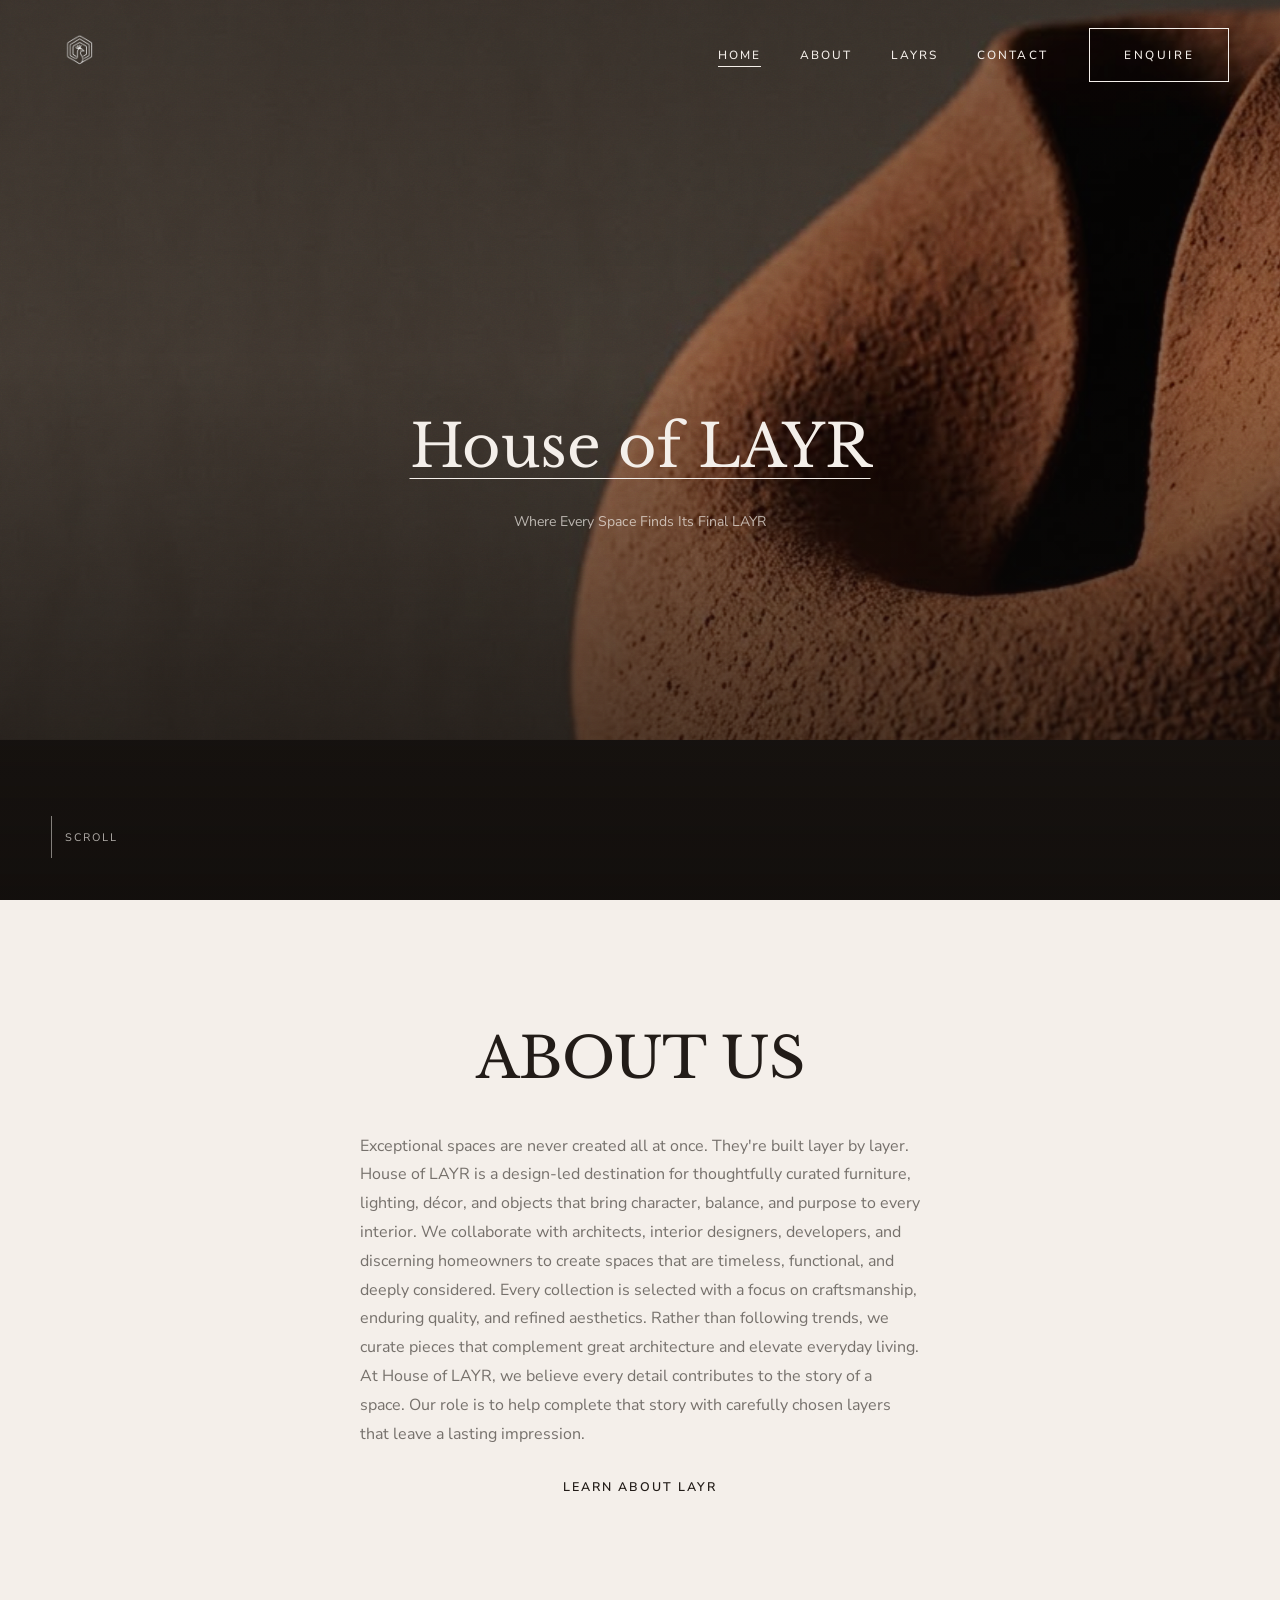
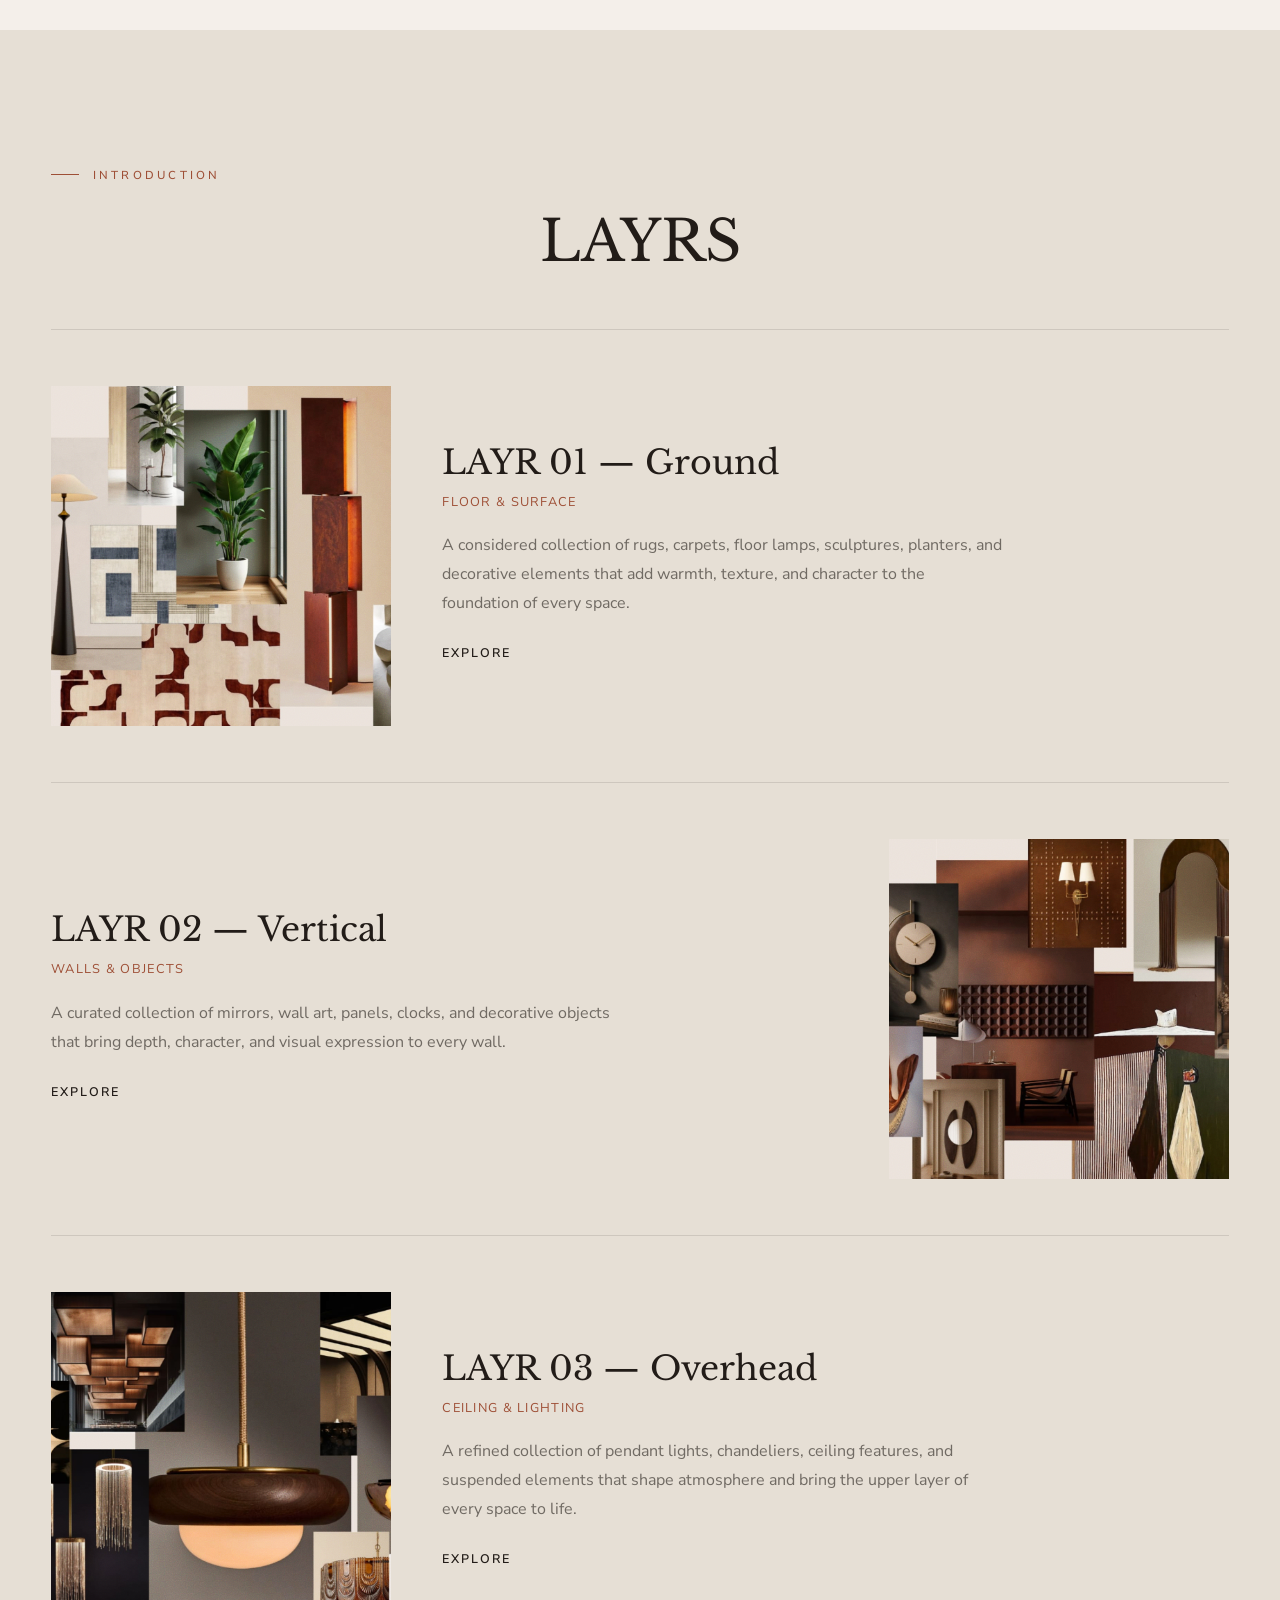
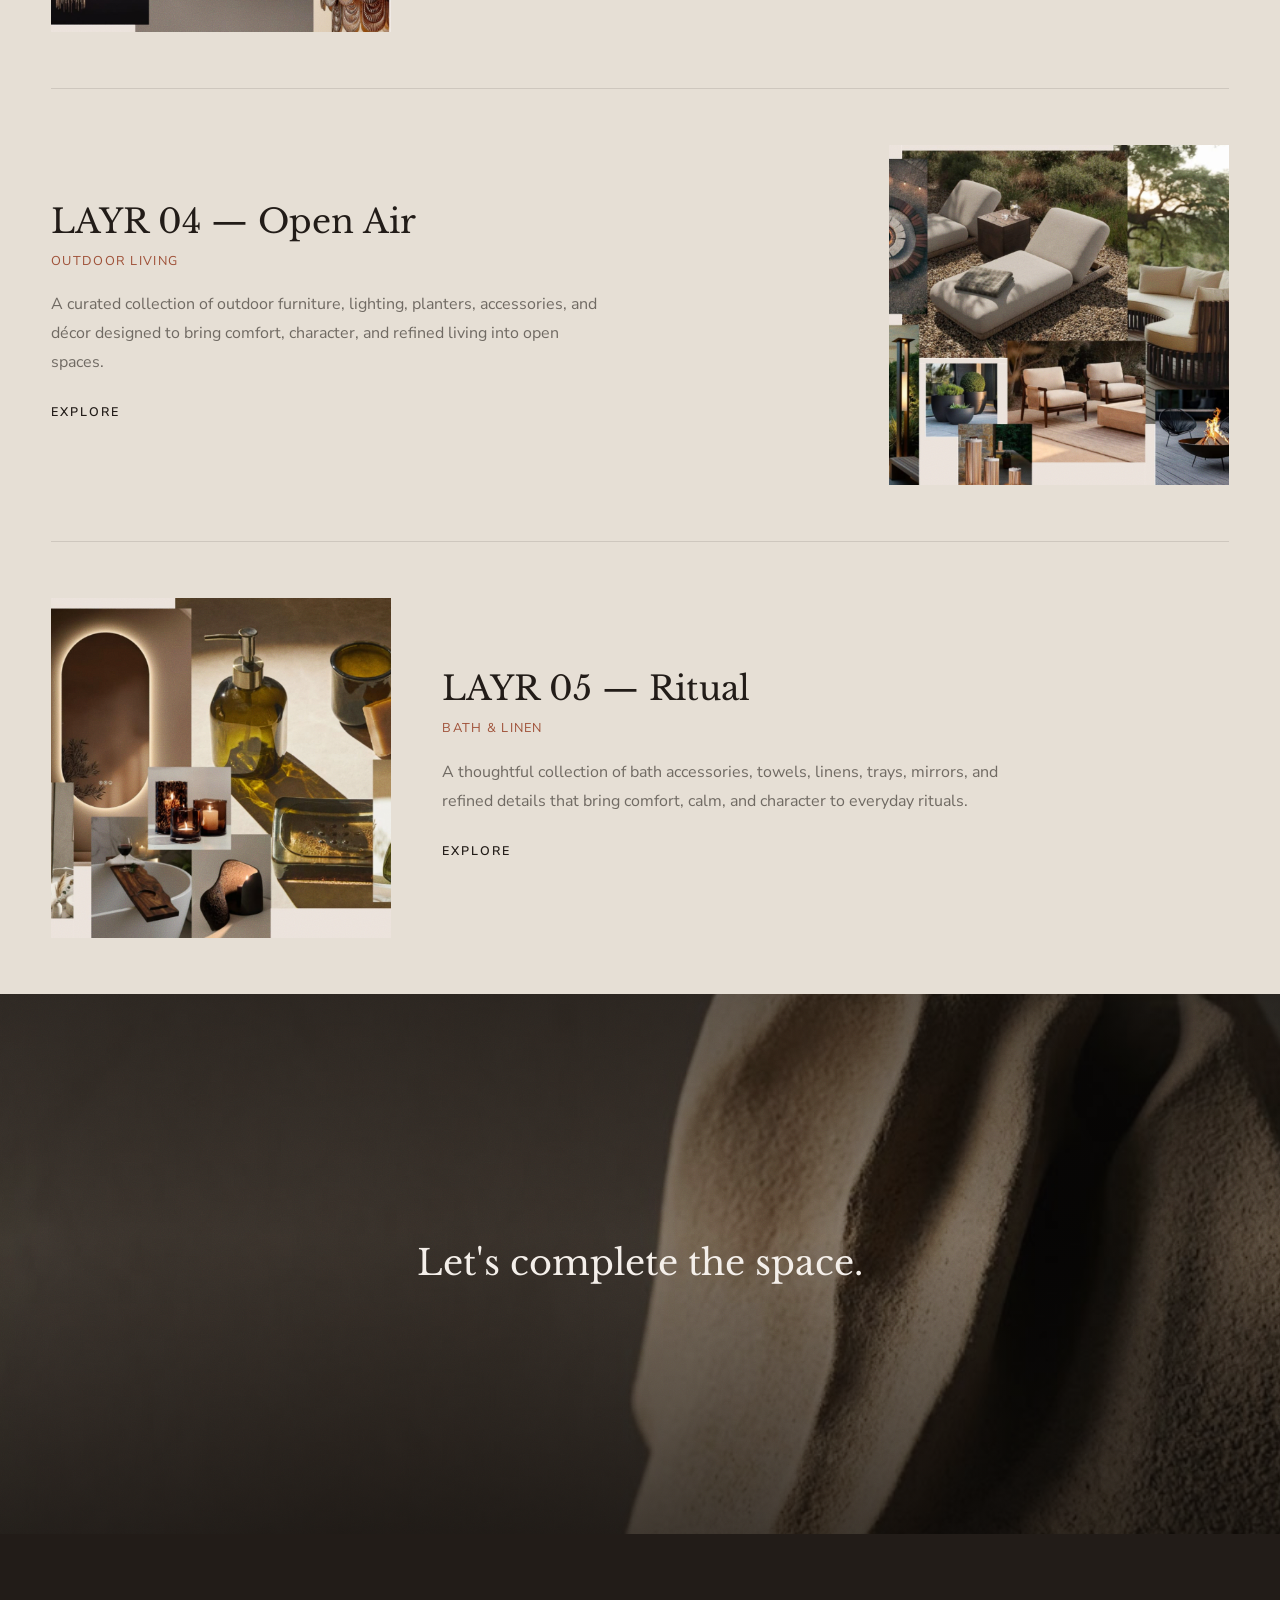
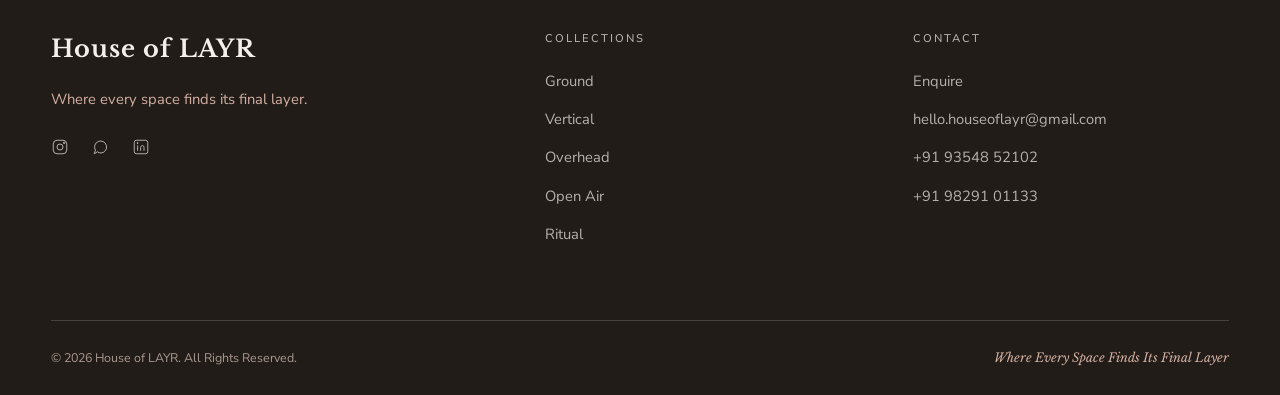
<file: index.html>
<!doctype html>
<html lang="en">
<head>
<meta charset="UTF-8">
<meta name="viewport" content="width=device-width, initial-scale=1.0">
<title>House of LAYR — Where Every Space Finds Its Final Layer</title>
<meta name="description" content="House of LAYR is a design-led curation partner for architects, interior designers, developers and homeowners — curating furniture, lighting, décor and objects across five spatial layers.">
<link rel="icon" href="data:image/svg+xml,%3Csvg xmlns='http://www.w3.org/2000/svg' viewBox='0 0 32 32'%3E%3Crect width='32' height='32' fill='%23221C18'/%3E%3Ctext x='16' y='22' font-family='Georgia,serif' font-size='18' fill='%23F4EFEA' text-anchor='middle'%3EL%3C/text%3E%3C/svg%3E">
<link rel="stylesheet" href="css/style.css">
</head>
<body class="preloading">

<!-- ============================= PRELOADER ============================= -->
<div class="preloader" aria-hidden="true">
  <span class="preloader__brand">House of LAYR</span>
</div>

<!-- ============================= HEADER ============================= -->
<header class="site-header theme-on-dark">
  <div class="wrap">
    <a href="index.html" aria-label="House of LAYR — Home"><img src="img/brand-logo.png" alt="House of LAYR" class="brand-logo"></a>
    <nav class="nav-main">
      <ul class="nav-links">
        <li><a href="index.html" class="is-active">Home</a></li>
        <li><a href="about.html">About</a></li>
        <li><a href="collections.html">Layrs</a></li>
        <li><a href="contact.html">Contact</a></li>
      </ul>
      <div class="nav-cta">
        <a href="contact.html" class="btn btn--dark"><span>Enquire</span></a>
        <button class="hamburger" aria-label="Open menu" aria-expanded="false">
          <span></span><span></span><span></span>
        </button>
      </div>
    </nav>
  </div>
</header>

<!-- ============================= MOBILE NAV ============================= -->
<div class="mobile-nav">
  <div class="wrap">
    <a href="index.html" class="brand">House of LAYR</a>
    <button class="hamburger mobile-nav__close" aria-label="Close menu"><span style="transform:rotate(45deg) translate(2px,2px)"></span><span style="transform:rotate(-45deg) translate(2px,-2px)"></span></button>
  </div>
  <nav class="mobile-nav__links">
    <a href="index.html">Home</a>
    <a href="about.html">About</a>
    <a href="collections.html">Layrs</a>
    <a href="contact.html">Contact</a>
  </nav>
  <div class="mobile-nav__foot">
    <a href="contact.html" class="btn btn--light"><span>Enquire</span></a>
    <p class="mobile-nav__meta">hello.houseoflayr@gmail.com<br>+91 98291 01133</p>
  </div>
</div>

<main>

  <!-- ============================= HERO ============================= -->
  <section class="hero" style="position:relative;min-height:100vh;display:flex;align-items:center;overflow:hidden;background:var(--charcoal);">
    <div class="media tone-hero" data-parallax="0.15" style="position:absolute;inset:0;">
      <div class="media__surface" style="background-image:url('img/hero.jpg');background-size:cover;background-position:center top;"></div>
      <div class="media__grain"></div>
    </div>
    <div style="position:absolute;inset:0;background:linear-gradient(180deg,rgba(15,12,10,.35) 0%,rgba(15,12,10,.25) 40%,rgba(15,12,10,.78) 100%);"></div>

    <div class="wrap" style="position:relative;z-index:2;padding-top:7rem;padding-bottom:4rem;width:100%;text-align:center;">
      <h1 class="reveal" style="color:var(--ivory);max-width:20ch;margin-left:auto;margin-right:auto;text-decoration:underline;text-underline-offset:.18em;text-decoration-thickness:1px;">House of LAYR</h1>
      <p class="lede reveal hero-tagline" style="color:var(--ivory-70);margin-top:2rem;margin-left:auto;margin-right:auto;">Where Every Space Finds Its Final LAYR</p>
    </div>

    <div class="scroll-cue"><span class="scroll-cue__line"></span>Scroll</div>
  </section>

  <!-- ============================= INTRODUCTION ============================= -->
  <section class="section">
    <div class="wrap">
      <h2 class="reveal center" style="margin-bottom:2.6rem;">ABOUT US</h2>
      <div class="max-56 mx-auto">
        <p class="reveal">Exceptional spaces are never created all at once. They're built layer by layer. House of LAYR is a design-led destination for thoughtfully curated furniture, lighting, décor, and objects that bring character, balance, and purpose to every interior. We collaborate with architects, interior designers, developers, and discerning homeowners to create spaces that are timeless, functional, and deeply considered. Every collection is selected with a focus on craftsmanship, enduring quality, and refined aesthetics. Rather than following trends, we curate pieces that complement great architecture and elevate everyday living. At House of LAYR, we believe every detail contributes to the story of a space. Our role is to help complete that story with carefully chosen layers that leave a lasting impression.</p>
        <div class="reveal center" style="margin-top:1.6rem;">
          <a href="about.html" class="text-link">Learn About LAYR</a>
        </div>
      </div>
    </div>
  </section>

  <!-- ============================= THE LAYR SYSTEM ============================= -->
  <section class="section section--beige" style="padding-bottom:0;">
    <div class="wrap">
      <p class="eyebrow reveal center" style="justify-content:center;">Introduction</p>
      <h2 class="reveal center" style="margin-top:1.6rem;margin-bottom:3.5rem;">LAYRS</h2>

      <a href="collections.html#ground" class="layr-row reveal" style="display:grid;">
        <div class="layr-row__media">
          <div class="media ratio-1-1"><div class="media__surface" style="background-image:url('img/layr1.jpeg');background-size:cover;background-position:center;"></div><div class="media__grain"></div></div>
        </div>
        <div class="layr-row__content">
          <h3>LAYR 01 — Ground</h3>
          <p style="margin-top:.5rem;font-size:.8rem;letter-spacing:.1em;text-transform:uppercase;color:var(--clay-deep);">Floor &amp; Surface</p>
          <p class="max-56" style="margin-top:1.1rem;">A considered collection of rugs, carpets, floor lamps, sculptures, planters, and decorative elements that add warmth, texture, and character to the foundation of every space.</p>
          <span class="text-link" style="margin-top:1.6rem;width:fit-content;">Explore</span>
        </div>
      </a>

      <a href="collections.html#vertical" class="layr-row layr-row--reverse reveal" style="display:grid;">
        <div class="layr-row__media">
          <div class="media ratio-1-1"><div class="media__surface" style="background-image:url('img/layr2.jpeg');background-size:cover;background-position:center;"></div><div class="media__grain"></div></div>
        </div>
        <div class="layr-row__content">
          <h3>LAYR 02 — Vertical</h3>
          <p style="margin-top:.5rem;font-size:.8rem;letter-spacing:.1em;text-transform:uppercase;color:var(--clay-deep);">Walls &amp; Objects</p>
          <p class="max-56" style="margin-top:1.1rem;">A curated collection of mirrors, wall art, panels, clocks, and decorative objects that bring depth, character, and visual expression to every wall.</p>
          <span class="text-link" style="margin-top:1.6rem;width:fit-content;">Explore</span>
        </div>
      </a>

      <a href="collections.html#overhead" class="layr-row reveal" style="display:grid;">
        <div class="layr-row__media">
          <div class="media ratio-1-1"><div class="media__surface" style="background-image:url('img/layr3.jpeg');background-size:cover;background-position:center;"></div><div class="media__grain"></div></div>
        </div>
        <div class="layr-row__content">
          <h3>LAYR 03 — Overhead</h3>
          <p style="margin-top:.5rem;font-size:.8rem;letter-spacing:.1em;text-transform:uppercase;color:var(--clay-deep);">Ceiling &amp; Lighting</p>
          <p class="max-56" style="margin-top:1.1rem;">A refined collection of pendant lights, chandeliers, ceiling features, and suspended elements that shape atmosphere and bring the upper layer of every space to life.</p>
          <span class="text-link" style="margin-top:1.6rem;width:fit-content;">Explore</span>
        </div>
      </a>

      <a href="collections.html#openair" class="layr-row layr-row--reverse reveal" style="display:grid;">
        <div class="layr-row__media">
          <div class="media ratio-1-1"><div class="media__surface" style="background-image:url('img/layr4.jpeg');background-size:cover;background-position:center;"></div><div class="media__grain"></div></div>
        </div>
        <div class="layr-row__content">
          <h3>LAYR 04 — Open Air</h3>
          <p style="margin-top:.5rem;font-size:.8rem;letter-spacing:.1em;text-transform:uppercase;color:var(--clay-deep);">Outdoor Living</p>
          <p class="max-56" style="margin-top:1.1rem;">A curated collection of outdoor furniture, lighting, planters, accessories, and décor designed to bring comfort, character, and refined living into open spaces.</p>
          <span class="text-link" style="margin-top:1.6rem;width:fit-content;">Explore</span>
        </div>
      </a>

      <a href="collections.html#ritual" class="layr-row reveal" style="display:grid;">
        <div class="layr-row__media">
          <div class="media ratio-1-1"><div class="media__surface" style="background-image:url('img/layr5.jpeg');background-size:cover;background-position:center;"></div><div class="media__grain"></div></div>
        </div>
        <div class="layr-row__content">
          <h3>LAYR 05 — Ritual</h3>
          <p style="margin-top:.5rem;font-size:.8rem;letter-spacing:.1em;text-transform:uppercase;color:var(--clay-deep);">Bath &amp; Linen</p>
          <p class="max-56" style="margin-top:1.1rem;">A thoughtful collection of bath accessories, towels, linens, trays, mirrors, and refined details that bring comfort, calm, and character to everyday rituals.</p>
          <span class="text-link" style="margin-top:1.6rem;width:fit-content;">Explore</span>
        </div>
      </a>
    </div>
  </section>

  <!-- ============================= CLOSING CTA ============================= -->
  <section class="section section--dark" style="position:relative;min-height:60vh;display:flex;align-items:center;overflow:hidden;text-align:center;">
    <div class="media" style="position:absolute;inset:0;"><div class="media__surface" style="background-image:url('img/closing.jpg');background-size:cover;background-position:center;"></div><div class="media__grain"></div></div>
    <div style="position:absolute;inset:0;background:linear-gradient(180deg,rgba(15,12,10,.55) 0%,rgba(15,12,10,.35) 45%,rgba(15,12,10,.72) 100%);"></div>
    <div class="wrap" style="position:relative;z-index:1;width:100%;">
      <h2 class="reveal center mx-auto" style="max-width:18ch;font-size:clamp(1.5rem,2.8vw,2.2rem);">Let's complete the space.</h2>
    </div>
  </section>

</main>

<!-- ============================= FOOTER ============================= -->
<footer class="site-footer">
  <div class="wrap">
    <div class="footer-top footer-top--3col">
      <div class="footer-brand">
        <a href="index.html" class="brand">House of LAYR</a>
        <p>Where every space finds its final layer.</p>
        <div class="footer-social" style="margin-top:1.6rem;">
          <a href="https://www.instagram.com/houseoflayr?stkn=MWo1cnVob3Nsc2p3OQ==" target="_blank" rel="noopener" aria-label="Instagram" class="icon-link"><svg width="18" height="18" viewBox="0 0 24 24" fill="none" stroke="currentColor" stroke-width="1.3"><rect x="3" y="3" width="18" height="18" rx="5"/><circle cx="12" cy="12" r="4"/><circle cx="17.5" cy="6.5" r="1"/></svg></a>
          <a href="https://wa.me/919829101133" target="_blank" rel="noopener" aria-label="WhatsApp" class="icon-link"><svg width="18" height="18" viewBox="0 0 24 24" fill="none" stroke="currentColor" stroke-width="1.3"><path d="M3 21l1.6-4.8A8 8 0 1112 20a8 8 0 01-4.8-1.6L3 21z"/></svg></a>
          <a href="https://www.linkedin.com/in/house-of-layr-465057419?utm_source=share_via&amp;utm_content=profile&amp;utm_medium=member_android" target="_blank" rel="noopener" aria-label="LinkedIn" class="icon-link"><svg width="18" height="18" viewBox="0 0 24 24" fill="none" stroke="currentColor" stroke-width="1.3"><rect x="3" y="3" width="18" height="18" rx="3"/><line x1="7.5" y1="10" x2="7.5" y2="17"/><circle cx="7.5" cy="6.7" r="0.6" fill="currentColor"/><path d="M11.5 17v-4.2c0-1.6 1-2.6 2.4-2.6 1.4 0 2.1 1 2.1 2.6V17"/></svg></a>
        </div>
      </div>
      <div class="footer-col">
        <h4>Collections</h4>
        <ul>
          <li><a href="collections.html#ground">Ground</a></li>
          <li><a href="collections.html#vertical">Vertical</a></li>
          <li><a href="collections.html#overhead">Overhead</a></li>
          <li><a href="collections.html#openair">Open Air</a></li>
          <li><a href="collections.html#ritual">Ritual</a></li>
        </ul>
      </div>
      <div class="footer-col">
        <h4>Contact</h4>
        <ul>
          <li><a href="contact.html">Enquire</a></li>
          <li><a href="mailto:hello.houseoflayr@gmail.com">hello.houseoflayr@gmail.com</a></li>
          <li><a href="tel:+919354852102">+91 93548 52102</a></li>
          <li><a href="tel:+919829101133">+91 98291 01133</a></li>
        </ul>
      </div>
    </div>
    <div class="footer-bottom">
      <span>© <span data-year></span> House of LAYR. All Rights Reserved.</span>
      <span class="tagline">Where Every Space Finds Its Final Layer</span>
    </div>
  </div>
</footer>

<script src="js/main.js"></script>
</body>
</html>
</file>
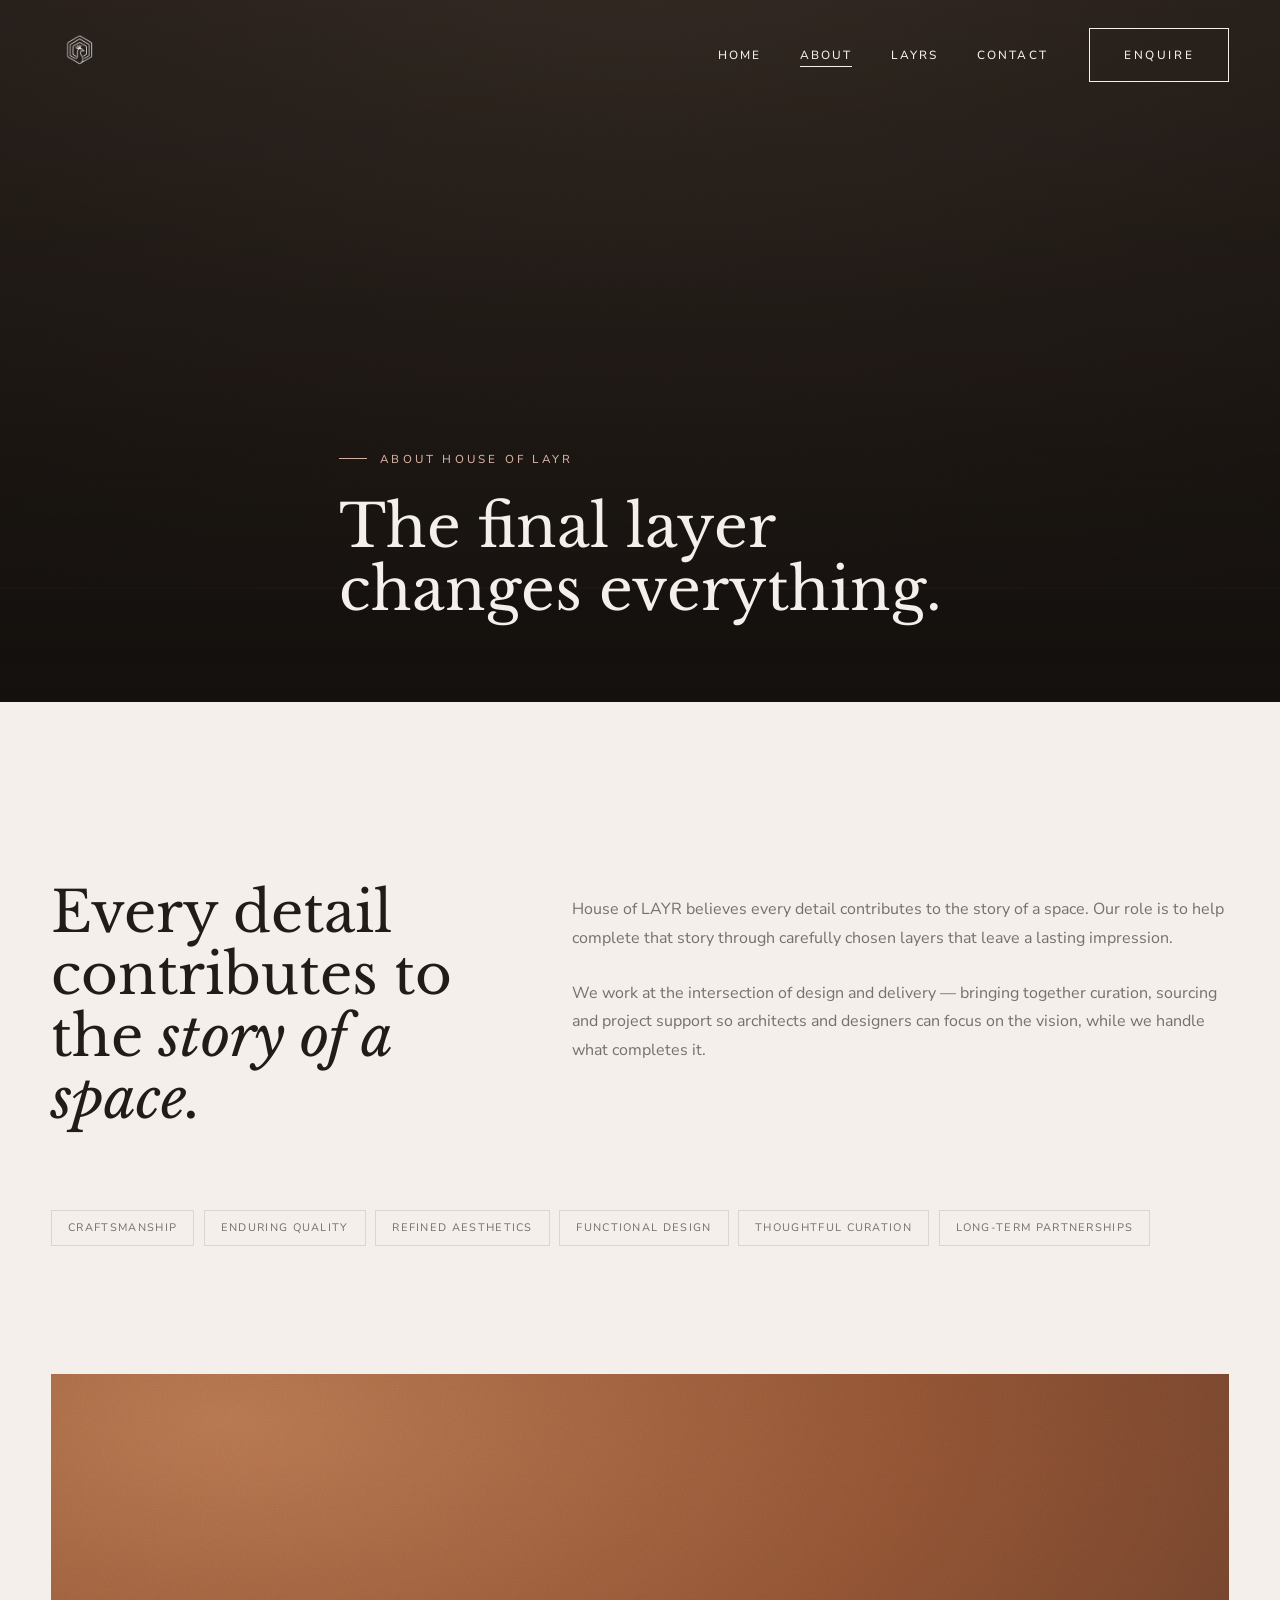
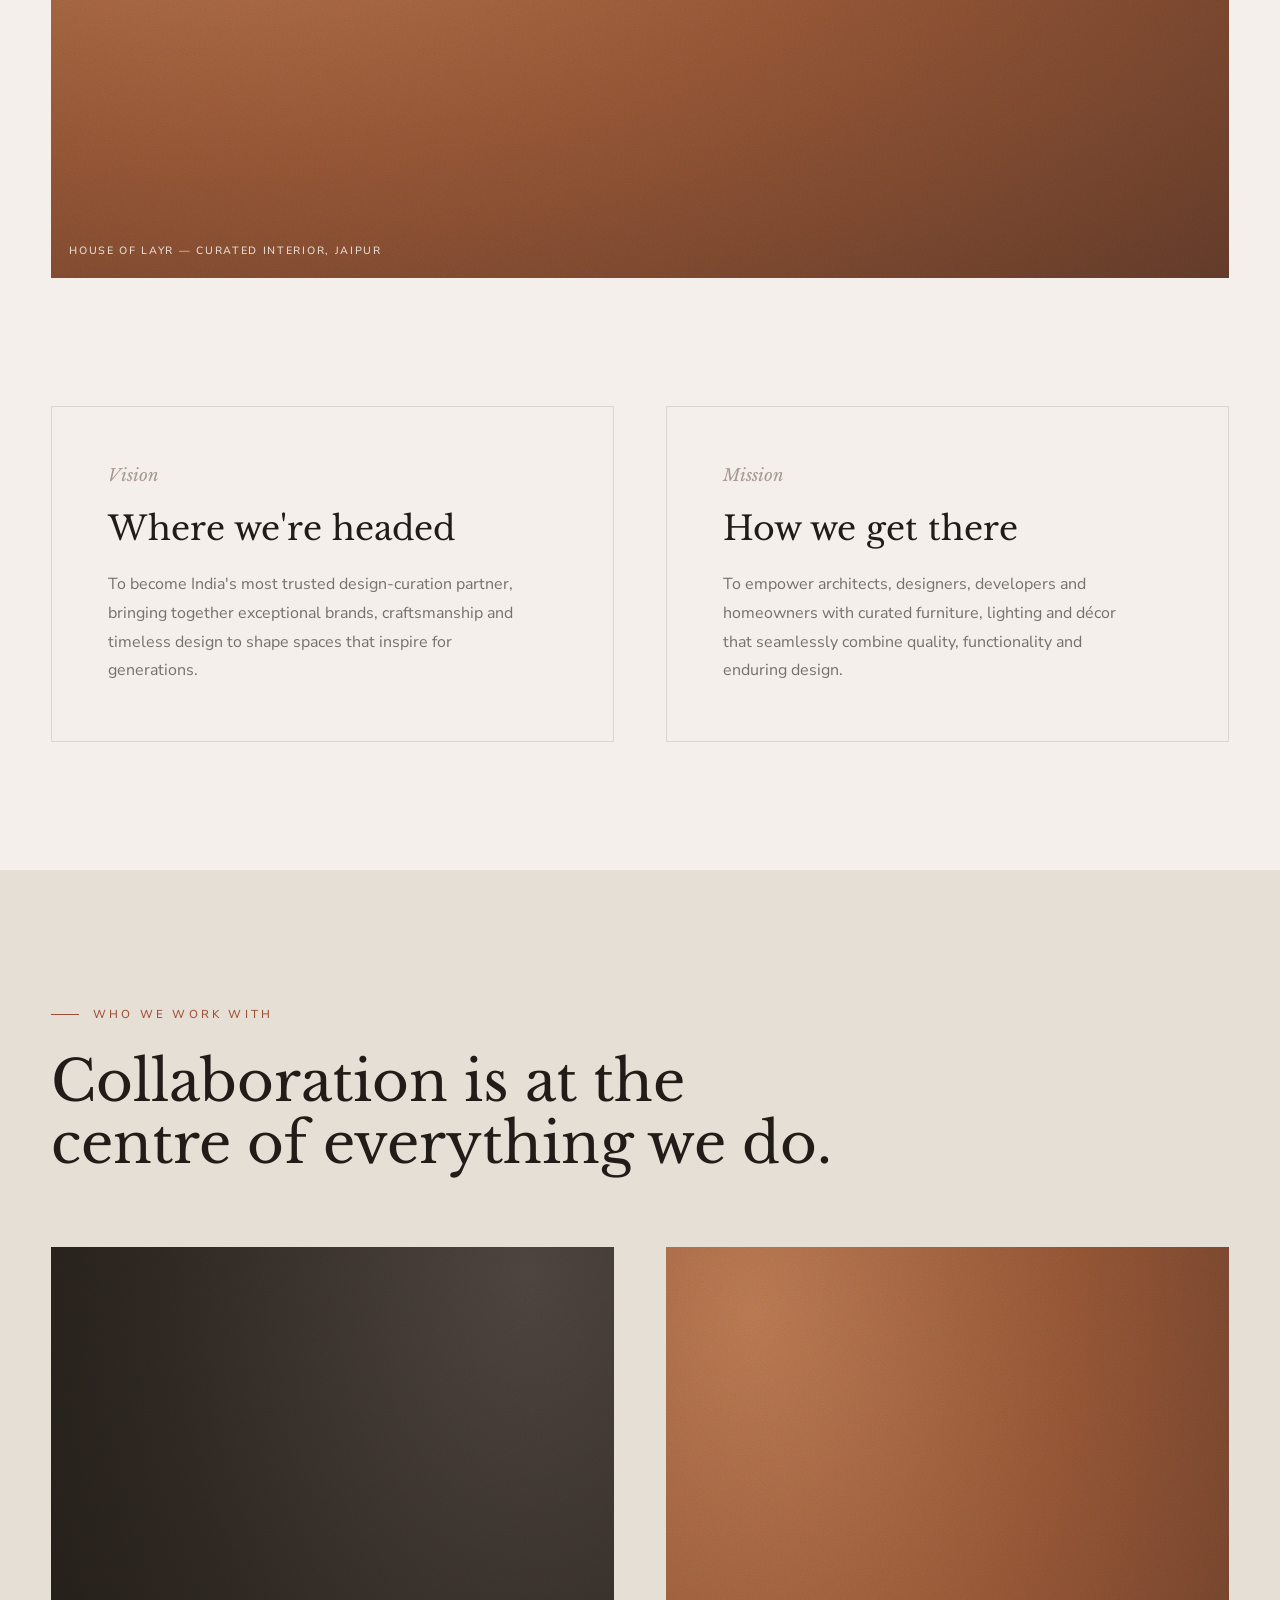
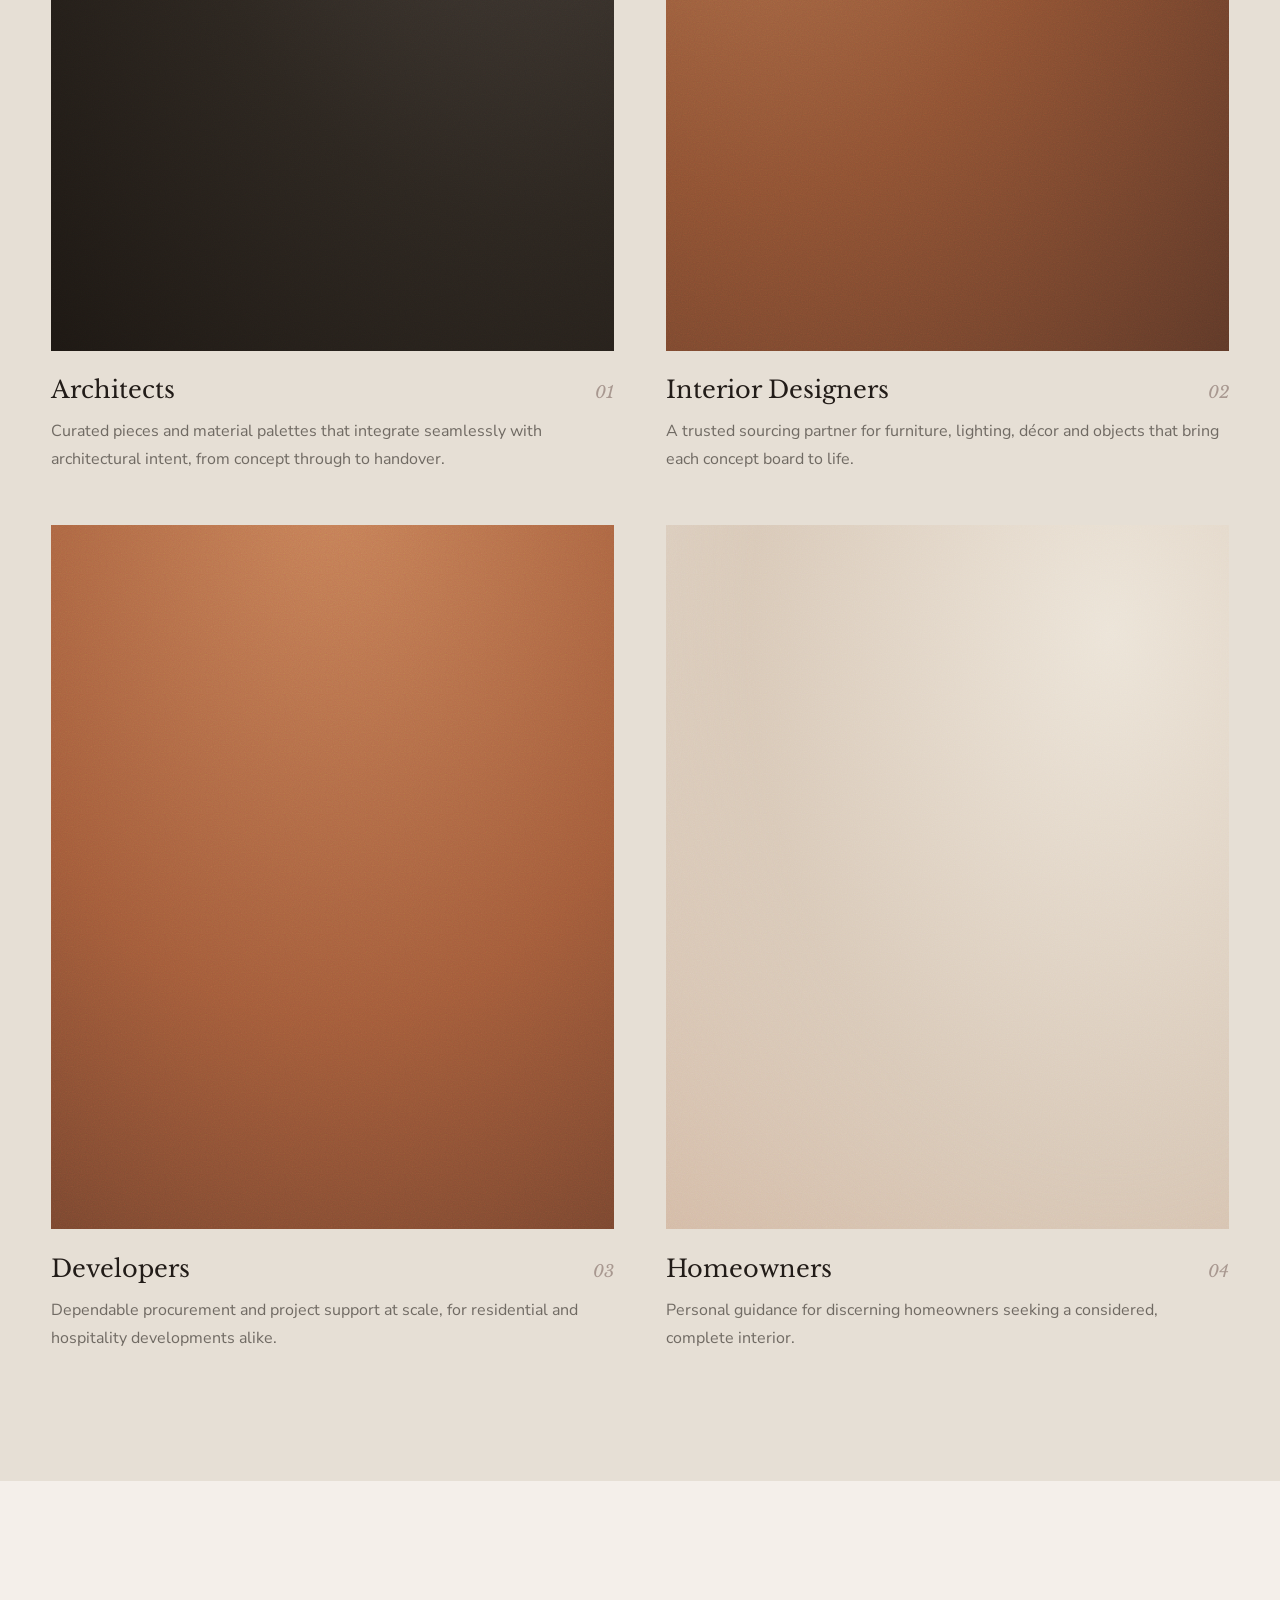
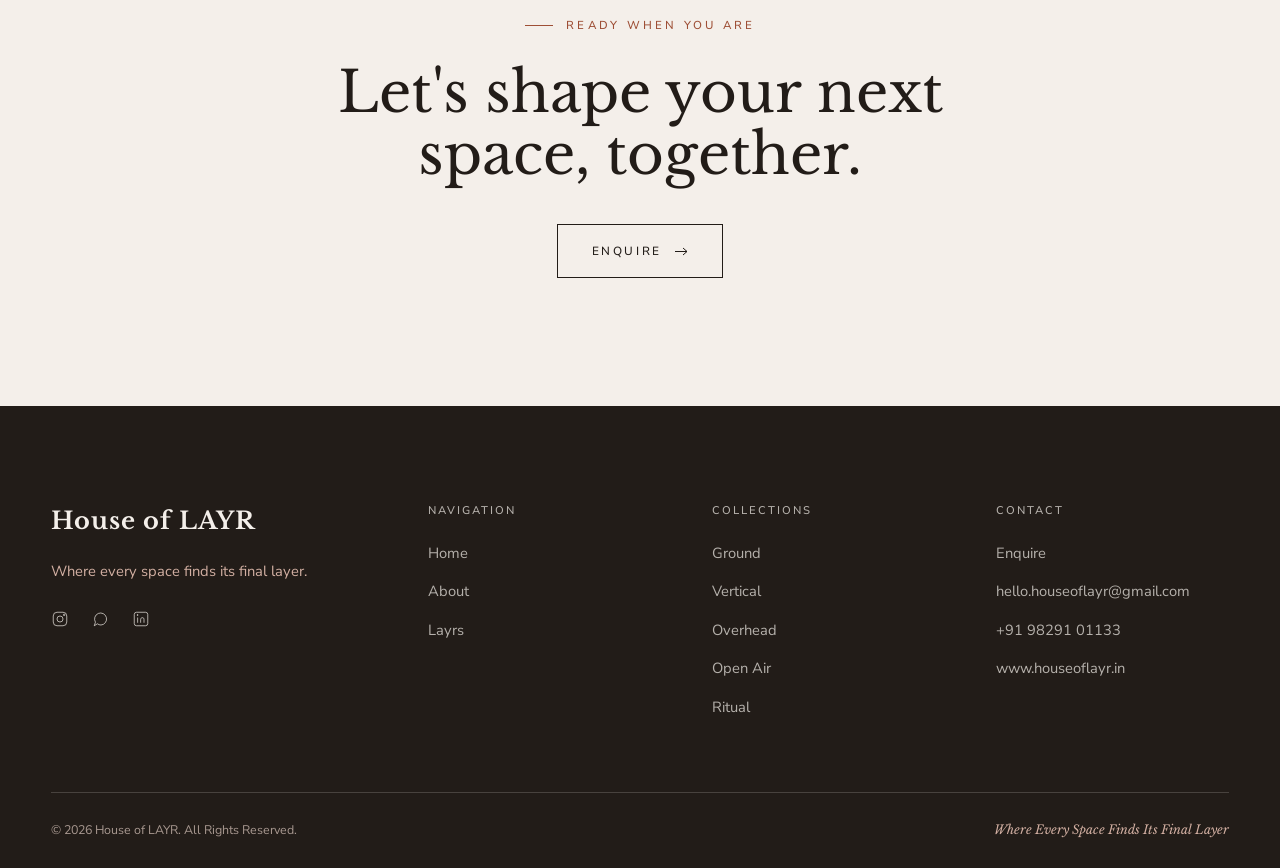
<file: about.html>
<!doctype html>
<html lang="en">
<head>
<meta charset="UTF-8">
<meta name="viewport" content="width=device-width, initial-scale=1.0">
<title>About LAYR — House of LAYR</title>
<meta name="description" content="House of LAYR believes every detail contributes to the story of a space. Learn our philosophy, vision, mission and who we work with.">
<link rel="icon" href="data:image/svg+xml,%3Csvg xmlns='http://www.w3.org/2000/svg' viewBox='0 0 32 32'%3E%3Crect width='32' height='32' fill='%23221C18'/%3E%3Ctext x='16' y='22' font-family='Georgia,serif' font-size='18' fill='%23F4EFEA' text-anchor='middle'%3EL%3C/text%3E%3C/svg%3E">
<link rel="stylesheet" href="css/style.css">
</head>
<body>

<!-- ============================= HEADER ============================= -->
<header class="site-header theme-on-dark">
  <div class="wrap">
    <a href="index.html" aria-label="House of LAYR — Home"><img src="img/brand-logo.png" alt="House of LAYR" class="brand-logo"></a>
    <nav class="nav-main">
      <ul class="nav-links">
        <li><a href="index.html">Home</a></li>
        <li><a href="about.html" class="is-active">About</a></li>
        <li><a href="collections.html">Layrs</a></li>
        <li><a href="contact.html">Contact</a></li>
      </ul>
      <div class="nav-cta">
        <a href="contact.html" class="btn btn--dark"><span>Enquire</span></a>
        <button class="hamburger" aria-label="Open menu" aria-expanded="false">
          <span></span><span></span><span></span>
        </button>
      </div>
    </nav>
  </div>
</header>

<!-- ============================= MOBILE NAV ============================= -->
<div class="mobile-nav">
  <div class="wrap">
    <a href="index.html" class="brand">House of LAYR</a>
    <button class="hamburger mobile-nav__close" aria-label="Close menu"><span style="transform:rotate(45deg) translate(2px,2px)"></span><span style="transform:rotate(-45deg) translate(2px,-2px)"></span></button>
  </div>
  <nav class="mobile-nav__links">
    <a href="index.html">Home</a>
    <a href="about.html">About</a>
    <a href="collections.html">Layrs</a>
    <a href="contact.html">Contact</a>
  </nav>
  <div class="mobile-nav__foot">
    <a href="contact.html" class="btn btn--light"><span>Enquire</span></a>
    <p class="mobile-nav__meta">hello.houseoflayr@gmail.com<br>+91 98291 01133</p>
  </div>
</div>

<main>

  <!-- ============================= HERO ============================= -->
  <section style="position:relative;min-height:78vh;display:flex;align-items:flex-end;overflow:hidden;background:var(--charcoal);">
    <div class="media tone-charcoal" data-parallax="0.12" style="position:absolute;inset:0;">
      <div class="media__surface"></div>
      <div class="media__grain"></div>
    </div>
    <div style="position:absolute;inset:0;background:linear-gradient(180deg,rgba(15,12,10,.2) 0%,rgba(15,12,10,.72) 100%);"></div>
    <div class="wrap" style="position:relative;z-index:2;padding-top:9rem;padding-bottom:5rem;">
      <p class="eyebrow eyebrow--light reveal">About House of LAYR</p>
      <h1 class="reveal" style="color:var(--ivory);margin-top:1.6rem;max-width:18ch;">The final layer<br>changes everything.</h1>
    </div>
  </section>

  <!-- ============================= PHILOSOPHY ============================= -->
  <section class="section">
    <div class="wrap intro-grid">
      <div>
        <p class="eyebrow reveal">Our Philosophy</p>
        <h2 class="reveal" style="margin-top:1.6rem;">Every detail contributes to the <span class="serif-italic">story of a space.</span></h2>
      </div>
      <div style="display:flex;flex-direction:column;justify-content:center;gap:1.6rem;">
        <p class="reveal">House of LAYR believes every detail contributes to the story of a space. Our role is to help complete that story through carefully chosen layers that leave a lasting impression.</p>
        <p class="reveal">We work at the intersection of design and delivery — bringing together curation, sourcing and project support so architects and designers can focus on the vision, while we handle what completes it.</p>
      </div>
    </div>

    <div class="wrap" style="margin-top:5rem;">
      <div class="tag-list reveal">
        <span class="tag">Craftsmanship</span>
        <span class="tag">Enduring Quality</span>
        <span class="tag">Refined Aesthetics</span>
        <span class="tag">Functional Design</span>
        <span class="tag">Thoughtful Curation</span>
        <span class="tag">Long-Term Partnerships</span>
      </div>
    </div>
  </section>

  <!-- ============================= IMAGE BREAK ============================= -->
  <section style="padding:0 var(--gutter);">
    <div class="media tone-ground ratio-21-9 reveal" style="max-width:var(--container);margin:0 auto;">
      <div class="media__surface"></div><div class="media__grain"></div><div class="media__frame"></div>
      <span class="media__tag">House of LAYR — Curated Interior, Jaipur</span>
    </div>
  </section>

  <!-- ============================= VISION / MISSION ============================= -->
  <section class="section">
    <div class="wrap grid grid-2">
      <div class="reveal" style="padding:3.5rem;border:var(--hairline);">
        <span class="index-num">Vision</span>
        <h3 style="margin-top:1.2rem;">Where we're headed</h3>
        <p class="max-42" style="margin-top:1.3rem;">To become India's most trusted design-curation partner, bringing together exceptional brands, craftsmanship and timeless design to shape spaces that inspire for generations.</p>
      </div>
      <div class="reveal" style="padding:3.5rem;border:var(--hairline);">
        <span class="index-num">Mission</span>
        <h3 style="margin-top:1.2rem;">How we get there</h3>
        <p class="max-42" style="margin-top:1.3rem;">To empower architects, designers, developers and homeowners with curated furniture, lighting and décor that seamlessly combine quality, functionality and enduring design.</p>
      </div>
    </div>
  </section>

  <!-- ============================= WHO WE WORK WITH ============================= -->
  <section class="section section--beige">
    <div class="wrap">
      <p class="eyebrow reveal">Who We Work With</p>
      <h2 class="reveal" style="margin-top:1.6rem;max-width:20ch;">Collaboration is at the centre of everything we do.</h2>

      <div class="grid grid-2" style="margin-top:4.5rem;" data-stagger>
        <a href="contact.html" class="reveal" style="display:block;">
          <div class="media tone-vertical ratio-4-5"><div class="media__surface"></div><div class="media__grain"></div><div class="media__frame"></div></div>
          <div style="padding-top:1.6rem;display:flex;align-items:baseline;justify-content:space-between;">
            <h3 style="font-size:1.5rem;">Architects</h3>
            <span class="index-num">01</span>
          </div>
          <p style="margin-top:.6rem;">Curated pieces and material palettes that integrate seamlessly with architectural intent, from concept through to handover.</p>
        </a>
        <a href="contact.html" class="reveal" style="display:block;">
          <div class="media tone-ground ratio-4-5"><div class="media__surface"></div><div class="media__grain"></div><div class="media__frame"></div></div>
          <div style="padding-top:1.6rem;display:flex;align-items:baseline;justify-content:space-between;">
            <h3 style="font-size:1.5rem;">Interior Designers</h3>
            <span class="index-num">02</span>
          </div>
          <p style="margin-top:.6rem;">A trusted sourcing partner for furniture, lighting, décor and objects that bring each concept board to life.</p>
        </a>
        <a href="contact.html" class="reveal" style="display:block;">
          <div class="media tone-overhead ratio-4-5"><div class="media__surface"></div><div class="media__grain"></div><div class="media__frame"></div></div>
          <div style="padding-top:1.6rem;display:flex;align-items:baseline;justify-content:space-between;">
            <h3 style="font-size:1.5rem;">Developers</h3>
            <span class="index-num">03</span>
          </div>
          <p style="margin-top:.6rem;">Dependable procurement and project support at scale, for residential and hospitality developments alike.</p>
        </a>
        <a href="contact.html" class="reveal" style="display:block;">
          <div class="media tone-ritual ratio-4-5"><div class="media__surface"></div><div class="media__grain"></div><div class="media__frame" style="filter:invert(1);"></div></div>
          <div style="padding-top:1.6rem;display:flex;align-items:baseline;justify-content:space-between;">
            <h3 style="font-size:1.5rem;">Homeowners</h3>
            <span class="index-num">04</span>
          </div>
          <p style="margin-top:.6rem;">Personal guidance for discerning homeowners seeking a considered, complete interior.</p>
        </a>
      </div>
    </div>
  </section>

  <!-- ============================= CTA ============================= -->
  <section class="section" style="text-align:center;">
    <div class="wrap">
      <p class="eyebrow reveal center" style="justify-content:center;">Ready When You Are</p>
      <h2 class="reveal center mx-auto" style="margin-top:1.6rem;max-width:18ch;">Let's shape your next space, together.</h2>
      <div class="reveal" style="margin-top:2.4rem;">
        <a href="contact.html" class="btn btn--dark"><span>Enquire</span>
          <svg viewBox="0 0 13 9" fill="none"><path d="M0 4.5H12M12 4.5L8 1M12 4.5L8 8" stroke="currentColor"/></svg>
        </a>
      </div>
    </div>
  </section>

</main>

<!-- ============================= FOOTER ============================= -->
<footer class="site-footer">
  <div class="wrap">
    <div class="footer-top">
      <div class="footer-brand">
        <a href="index.html" class="brand">House of LAYR</a>
        <p>Where every space finds its final layer.</p>
        <div class="footer-social" style="margin-top:1.6rem;">
          <a href="https://www.instagram.com/houseoflayr?stkn=MWo1cnVob3Nsc2p3OQ==" target="_blank" rel="noopener" aria-label="Instagram" class="icon-link"><svg width="18" height="18" viewBox="0 0 24 24" fill="none" stroke="currentColor" stroke-width="1.3"><rect x="3" y="3" width="18" height="18" rx="5"/><circle cx="12" cy="12" r="4"/><circle cx="17.5" cy="6.5" r="1"/></svg></a>
          <a href="https://wa.me/919829101133" target="_blank" rel="noopener" aria-label="WhatsApp" class="icon-link"><svg width="18" height="18" viewBox="0 0 24 24" fill="none" stroke="currentColor" stroke-width="1.3"><path d="M3 21l1.6-4.8A8 8 0 1112 20a8 8 0 01-4.8-1.6L3 21z"/></svg></a>
          <a href="https://www.linkedin.com/in/house-of-layr-465057419?utm_source=share_via&amp;utm_content=profile&amp;utm_medium=member_android" target="_blank" rel="noopener" aria-label="LinkedIn" class="icon-link"><svg width="18" height="18" viewBox="0 0 24 24" fill="none" stroke="currentColor" stroke-width="1.3"><rect x="3" y="3" width="18" height="18" rx="3"/><line x1="7.5" y1="10" x2="7.5" y2="17"/><circle cx="7.5" cy="6.7" r="0.6" fill="currentColor"/><path d="M11.5 17v-4.2c0-1.6 1-2.6 2.4-2.6 1.4 0 2.1 1 2.1 2.6V17"/></svg></a>
        </div>
      </div>
      <div class="footer-col">
        <h4>Navigation</h4>
        <ul>
          <li><a href="index.html">Home</a></li>
          <li><a href="about.html">About</a></li>
          <li><a href="collections.html">Layrs</a></li>
        </ul>
      </div>
      <div class="footer-col">
        <h4>Collections</h4>
        <ul>
          <li><a href="collections.html#ground">Ground</a></li>
          <li><a href="collections.html#vertical">Vertical</a></li>
          <li><a href="collections.html#overhead">Overhead</a></li>
          <li><a href="collections.html#openair">Open Air</a></li>
          <li><a href="collections.html#ritual">Ritual</a></li>
        </ul>
      </div>
      <div class="footer-col">
        <h4>Contact</h4>
        <ul>
          <li><a href="contact.html">Enquire</a></li>
          <li><a href="mailto:hello.houseoflayr@gmail.com">hello.houseoflayr@gmail.com</a></li>
          <li><a href="tel:+919829101133">+91 98291 01133</a></li>
          <li><a href="https://www.houseoflayr.in" target="_blank" rel="noopener">www.houseoflayr.in</a></li>
        </ul>
      </div>
    </div>
    <div class="footer-bottom">
      <span>© <span data-year></span> House of LAYR. All Rights Reserved.</span>
      <span class="tagline">Where Every Space Finds Its Final Layer</span>
    </div>
  </div>
</footer>

<script src="js/main.js"></script>
</body>
</html>
</file>
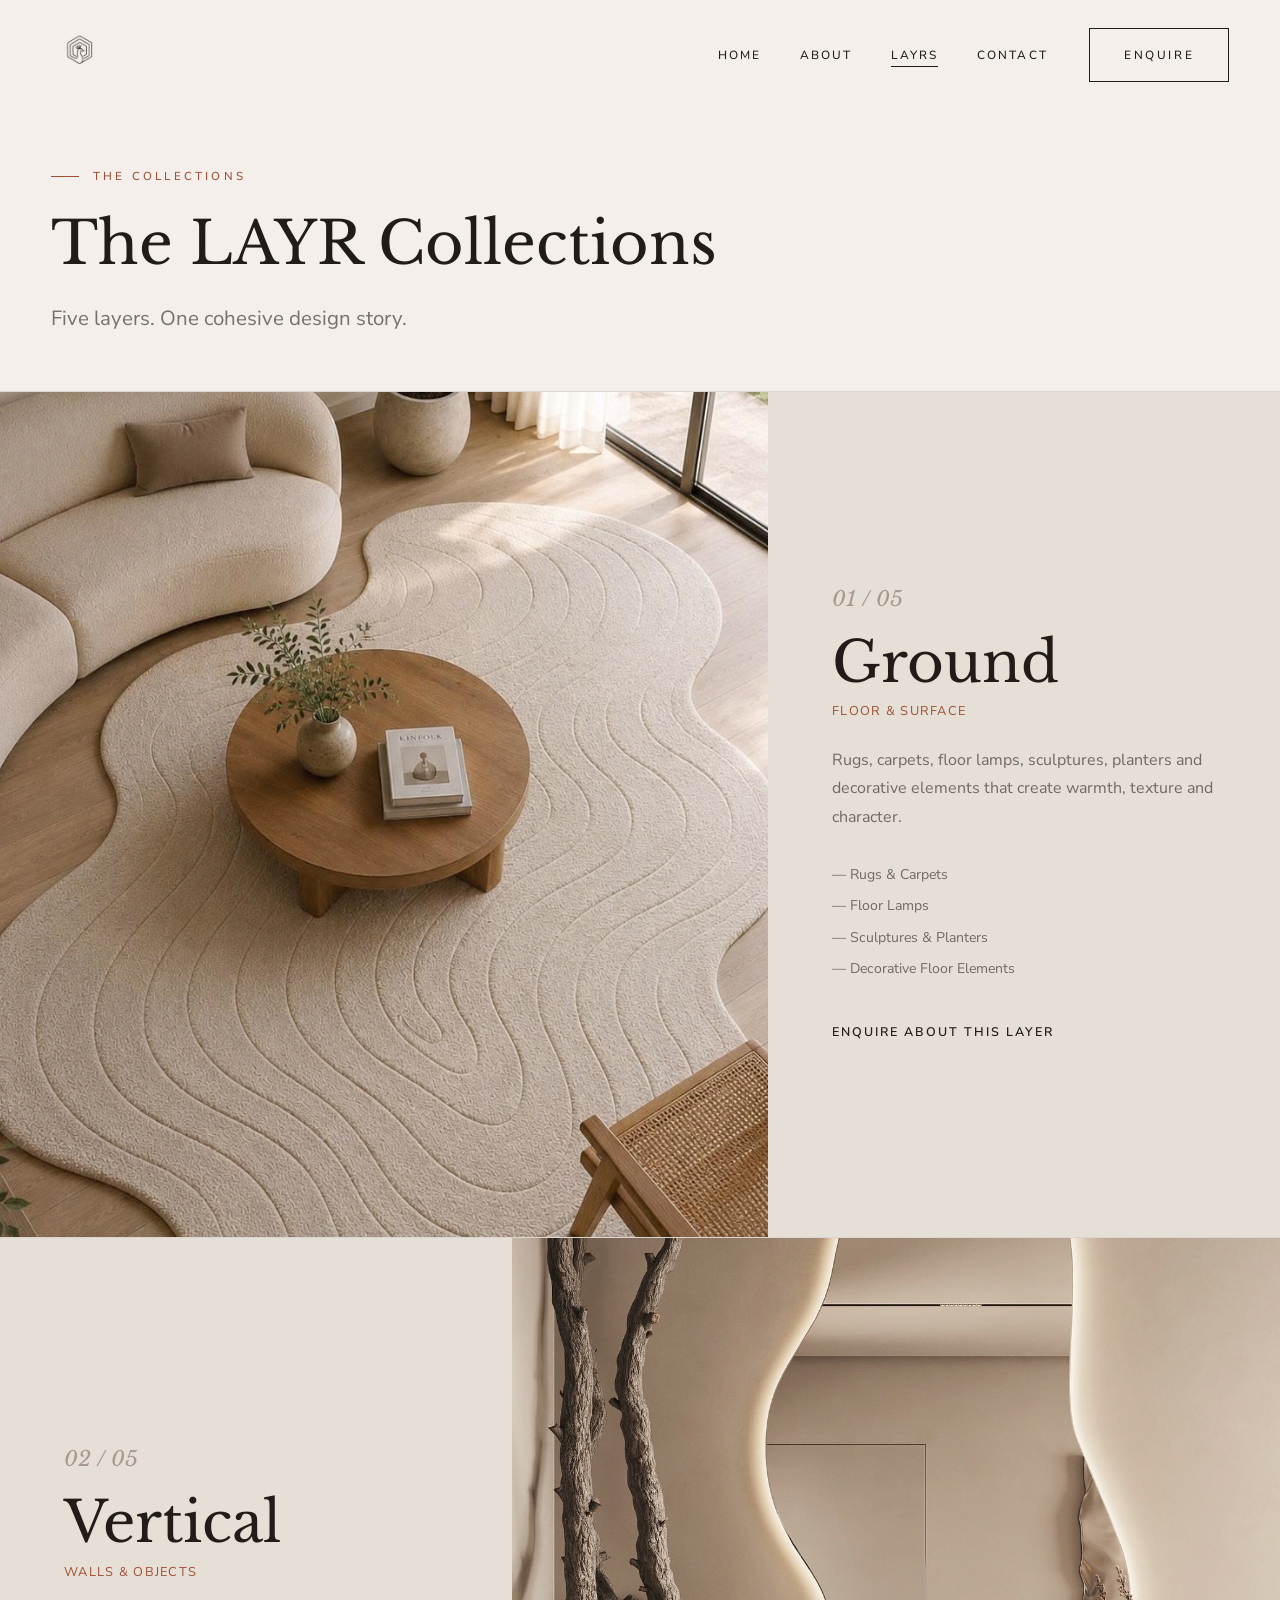
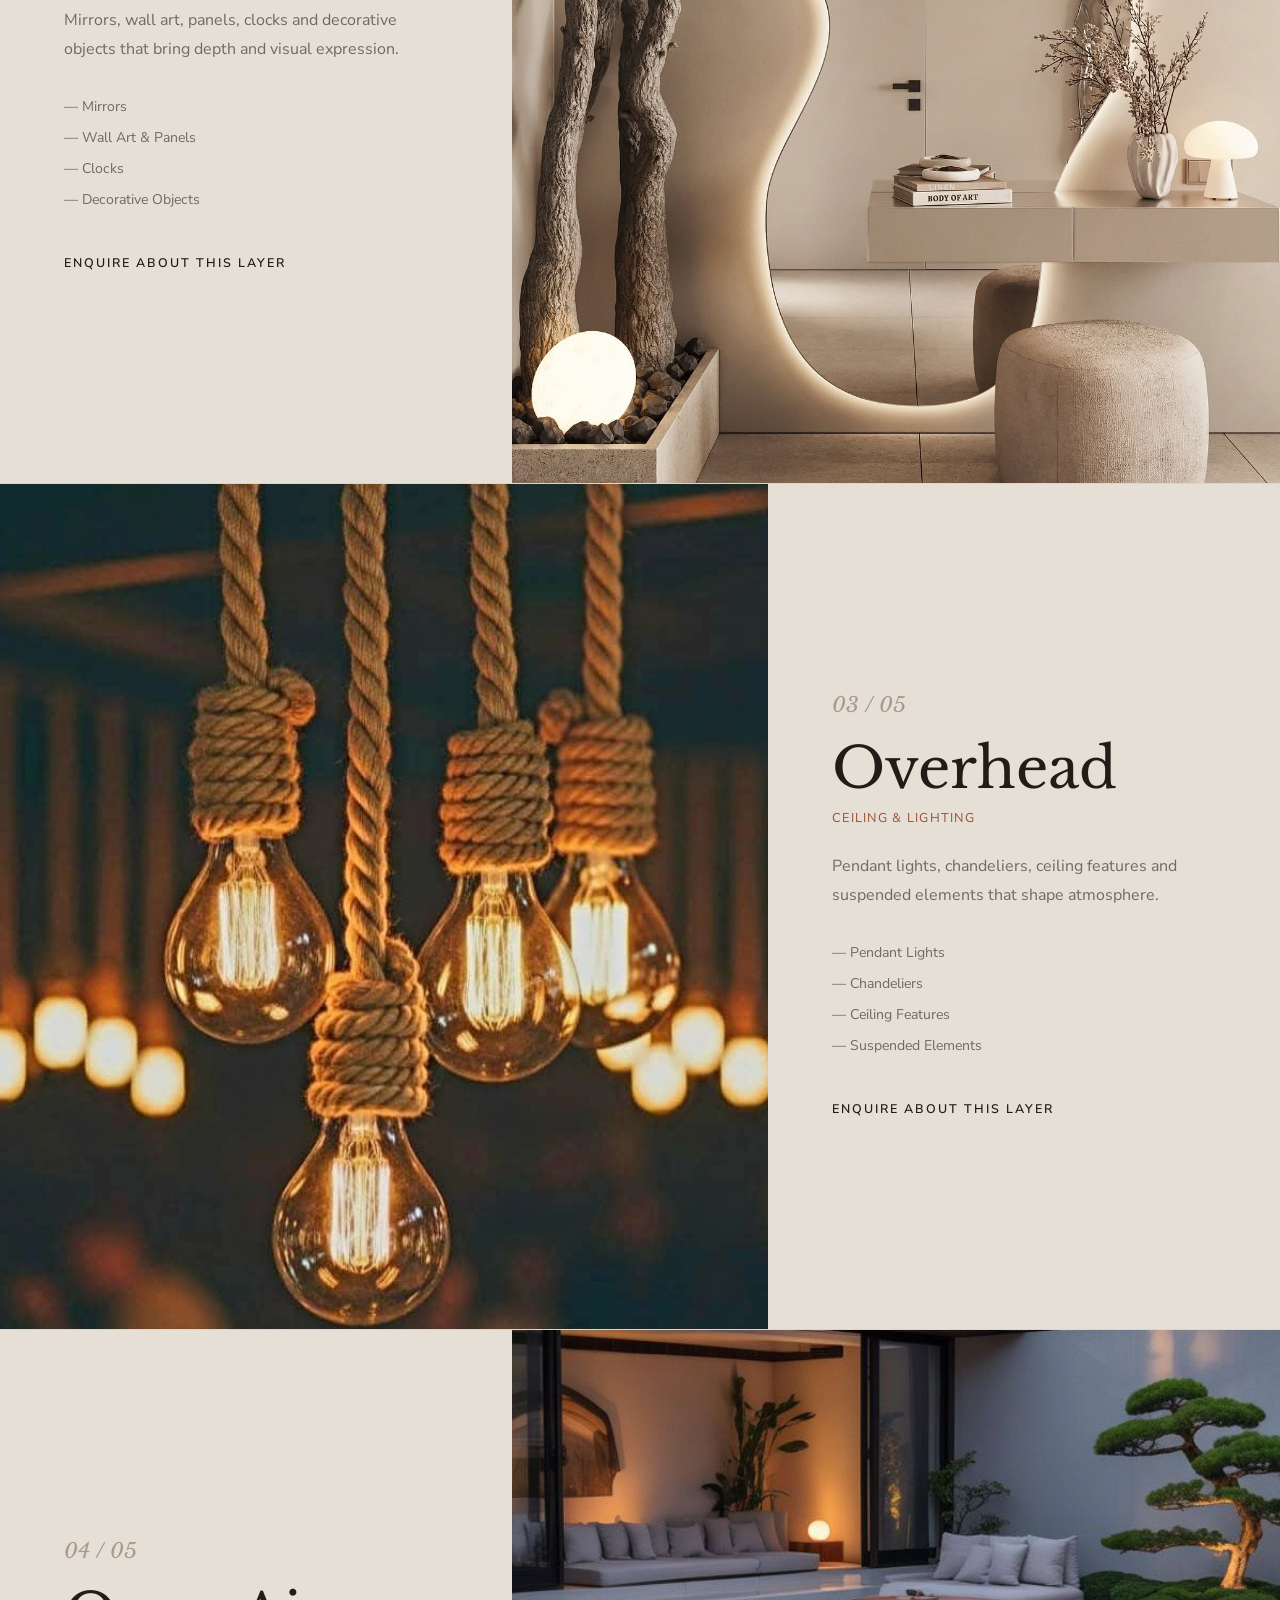
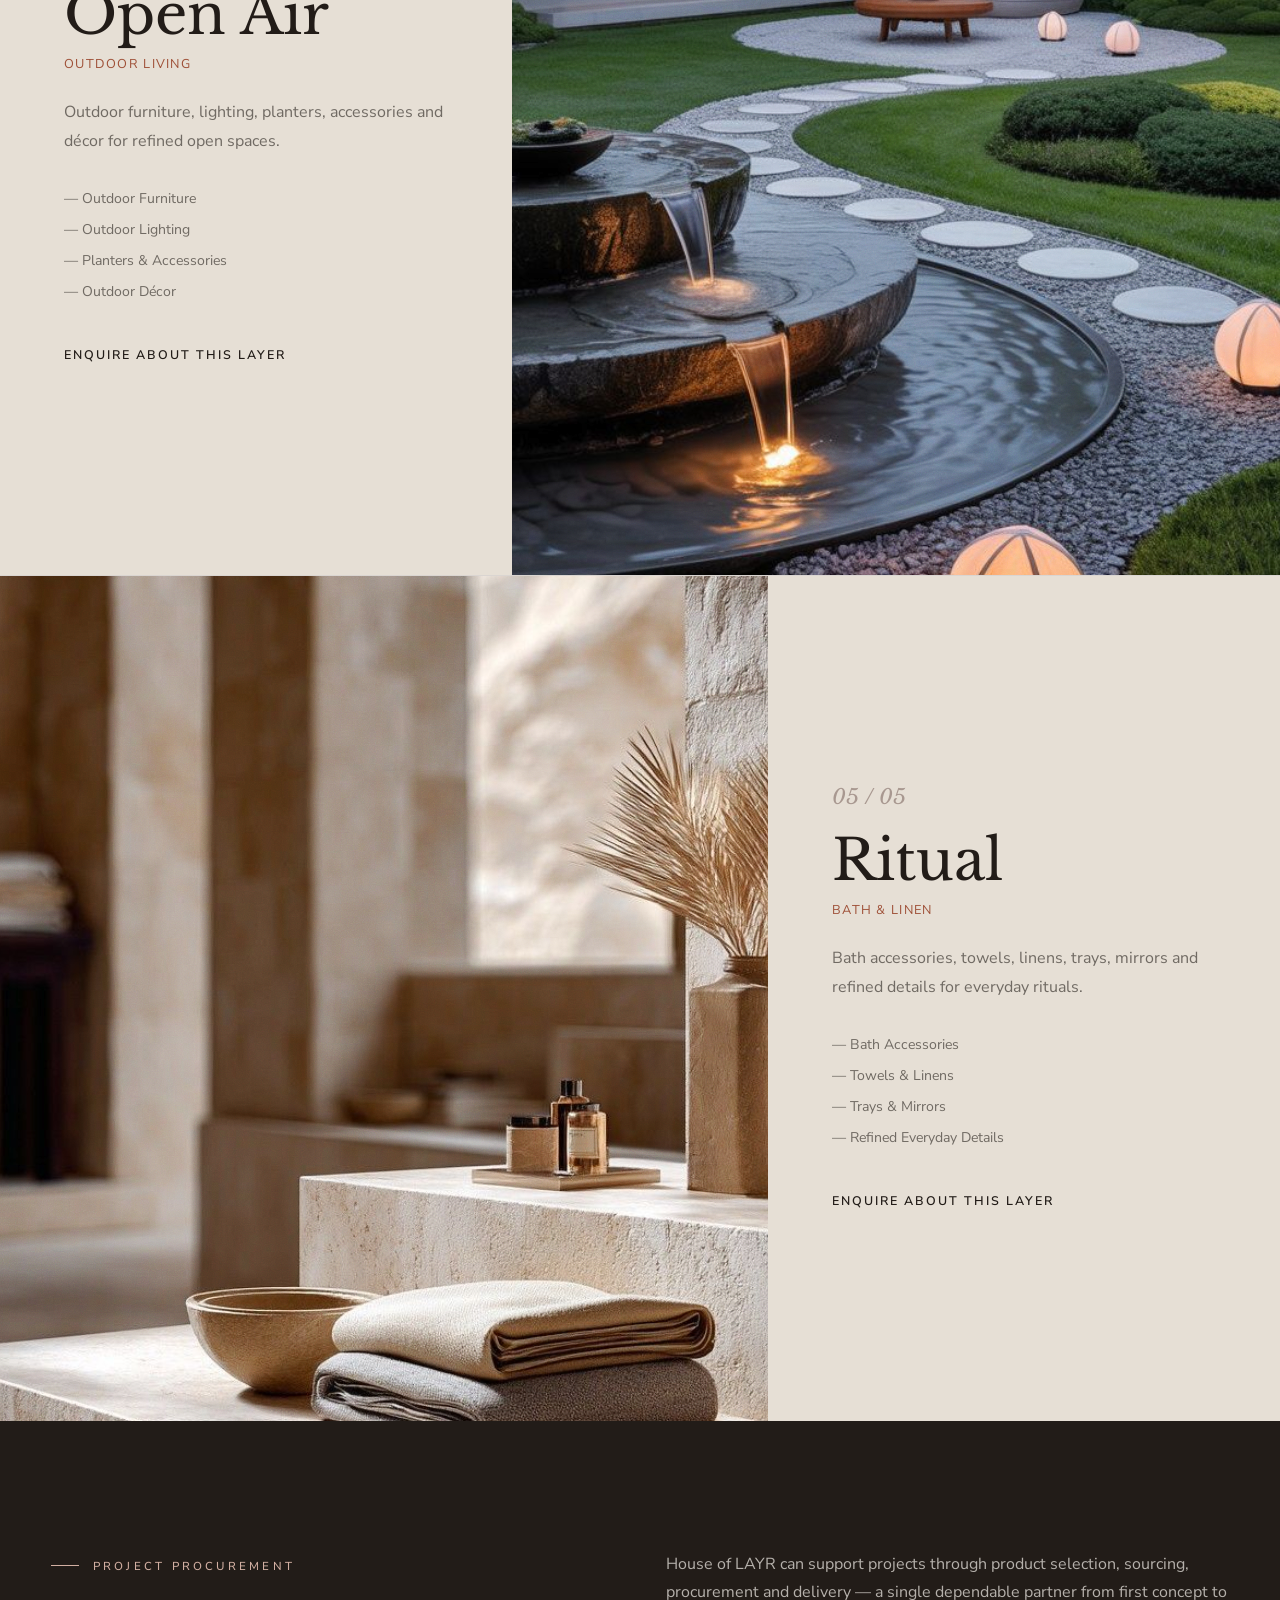
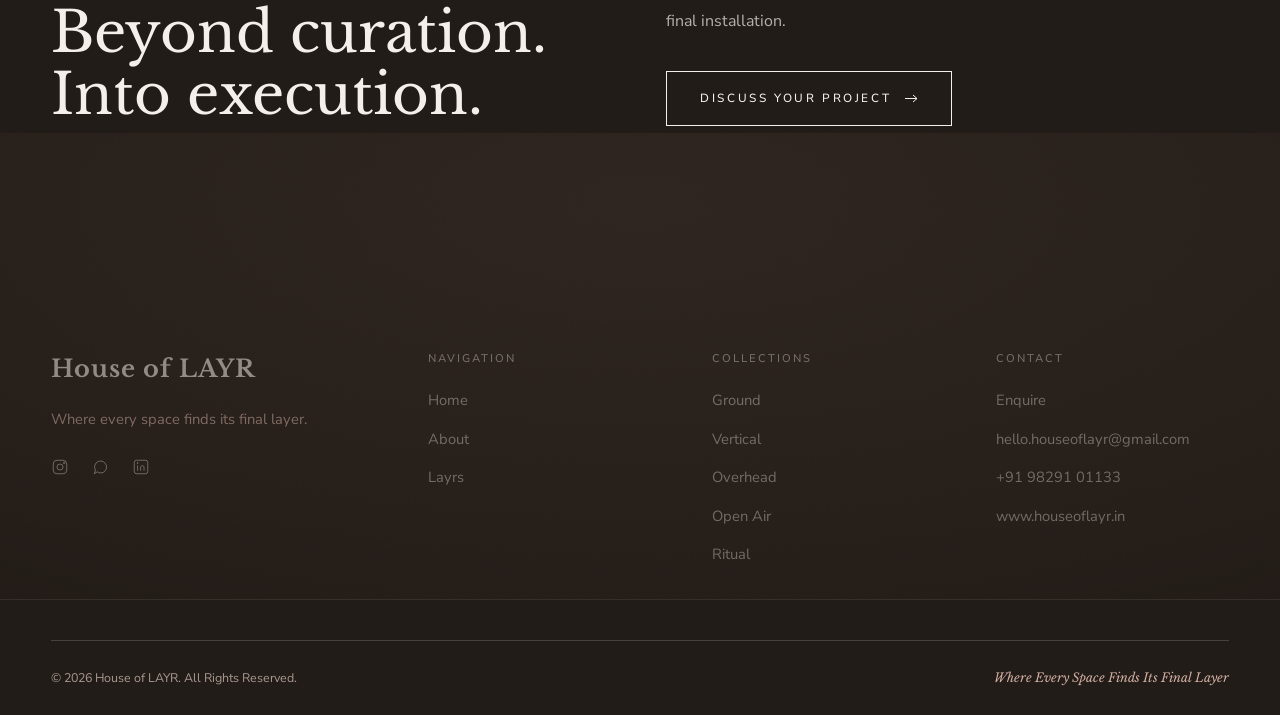
<file: collections.html>
<!doctype html>
<html lang="en">
<head>
<meta charset="UTF-8">
<meta name="viewport" content="width=device-width, initial-scale=1.0">
<title>Collections — House of LAYR</title>
<meta name="description" content="Five layers, one cohesive design story — Ground, Vertical, Overhead, Open Air and Ritual. Explore House of LAYR's curated collections and project procurement support.">
<link rel="icon" href="data:image/svg+xml,%3Csvg xmlns='http://www.w3.org/2000/svg' viewBox='0 0 32 32'%3E%3Crect width='32' height='32' fill='%23221C18'/%3E%3Ctext x='16' y='22' font-family='Georgia,serif' font-size='18' fill='%23F4EFEA' text-anchor='middle'%3EL%3C/text%3E%3C/svg%3E">
<link rel="stylesheet" href="css/style.css">
</head>
<body>

<!-- ============================= HEADER ============================= -->
<header class="site-header">
  <div class="wrap">
    <a href="index.html" aria-label="House of LAYR — Home"><img src="img/brand-logo.png" alt="House of LAYR" class="brand-logo"></a>
    <nav class="nav-main">
      <ul class="nav-links">
        <li><a href="index.html">Home</a></li>
        <li><a href="about.html">About</a></li>
        <li><a href="collections.html" class="is-active">Layrs</a></li>
        <li><a href="contact.html">Contact</a></li>
      </ul>
      <div class="nav-cta">
        <a href="contact.html" class="btn btn--dark"><span>Enquire</span></a>
        <button class="hamburger" aria-label="Open menu" aria-expanded="false">
          <span></span><span></span><span></span>
        </button>
      </div>
    </nav>
  </div>
</header>

<!-- ============================= MOBILE NAV ============================= -->
<div class="mobile-nav">
  <div class="wrap">
    <a href="index.html" class="brand">House of LAYR</a>
    <button class="hamburger mobile-nav__close" aria-label="Close menu"><span style="transform:rotate(45deg) translate(2px,2px)"></span><span style="transform:rotate(-45deg) translate(2px,-2px)"></span></button>
  </div>
  <nav class="mobile-nav__links">
    <a href="index.html">Home</a>
    <a href="about.html">About</a>
    <a href="collections.html">Layrs</a>
    <a href="contact.html">Contact</a>
  </nav>
  <div class="mobile-nav__foot">
    <a href="contact.html" class="btn btn--light"><span>Enquire</span></a>
    <p class="mobile-nav__meta">hello.houseoflayr@gmail.com<br>+91 98291 01133</p>
  </div>
</div>

<main>

  <!-- ============================= HERO ============================= -->
  <section class="wrap" style="padding-top:10rem;padding-bottom:3.5rem;">
    <p class="eyebrow reveal">The Collections</p>
    <h1 class="reveal" style="margin-top:1.6rem;max-width:18ch;">The LAYR Collections</h1>
    <p class="lede reveal" style="margin-top:1.6rem;max-width:44ch;">Five layers. One cohesive design story.</p>
  </section>

  <!-- ============================= 01 GROUND ============================= -->
  <section id="ground" class="collection-block reveal">
    <div class="media tone-ground collection-block__media">
      <div class="media__surface" style="background-image:url('img/ground.jpg');background-size:cover;background-position:center;"></div><div class="media__grain"></div>
    </div>
    <div class="collection-block__content">
      <span class="index-num">01 / 05</span>
      <h2 style="margin-top:1rem;">Ground</h2>
      <p style="margin-top:.4rem;font-size:.8rem;letter-spacing:.1em;text-transform:uppercase;color:var(--clay-deep);">Floor &amp; Surface</p>
      <p class="max-42" style="margin-top:1.4rem;">Rugs, carpets, floor lamps, sculptures, planters and decorative elements that create warmth, texture and character.</p>
      <div class="collection-block__items">
        <span>— Rugs &amp; Carpets</span>
        <span>— Floor Lamps</span>
        <span>— Sculptures &amp; Planters</span>
        <span>— Decorative Floor Elements</span>
      </div>
      <div style="margin-top:2.4rem;"><a href="contact.html" class="text-link">Enquire About This Layer</a></div>
    </div>
  </section>

  <!-- ============================= 02 VERTICAL ============================= -->
  <section id="vertical" class="collection-block collection-block--reverse reveal">
    <div class="media tone-vertical collection-block__media">
      <div class="media__surface" style="background-image:url('img/vertical.jpg');background-size:cover;background-position:center;"></div><div class="media__grain"></div>
    </div>
    <div class="collection-block__content">
      <span class="index-num">02 / 05</span>
      <h2 style="margin-top:1rem;">Vertical</h2>
      <p style="margin-top:.4rem;font-size:.8rem;letter-spacing:.1em;text-transform:uppercase;color:var(--clay-deep);">Walls &amp; Objects</p>
      <p class="max-42" style="margin-top:1.4rem;">Mirrors, wall art, panels, clocks and decorative objects that bring depth and visual expression.</p>
      <div class="collection-block__items">
        <span>— Mirrors</span>
        <span>— Wall Art &amp; Panels</span>
        <span>— Clocks</span>
        <span>— Decorative Objects</span>
      </div>
      <div style="margin-top:2.4rem;"><a href="contact.html" class="text-link">Enquire About This Layer</a></div>
    </div>
  </section>

  <!-- ============================= 03 OVERHEAD ============================= -->
  <section id="overhead" class="collection-block reveal">
    <div class="media tone-overhead collection-block__media">
      <div class="media__surface" style="background-image:url('img/overhead.jpg');background-size:cover;background-position:center;"></div><div class="media__grain"></div>
    </div>
    <div class="collection-block__content">
      <span class="index-num">03 / 05</span>
      <h2 style="margin-top:1rem;">Overhead</h2>
      <p style="margin-top:.4rem;font-size:.8rem;letter-spacing:.1em;text-transform:uppercase;color:var(--clay-deep);">Ceiling &amp; Lighting</p>
      <p class="max-42" style="margin-top:1.4rem;">Pendant lights, chandeliers, ceiling features and suspended elements that shape atmosphere.</p>
      <div class="collection-block__items">
        <span>— Pendant Lights</span>
        <span>— Chandeliers</span>
        <span>— Ceiling Features</span>
        <span>— Suspended Elements</span>
      </div>
      <div style="margin-top:2.4rem;"><a href="contact.html" class="text-link">Enquire About This Layer</a></div>
    </div>
  </section>

  <!-- ============================= 04 OPEN AIR ============================= -->
  <section id="openair" class="collection-block collection-block--reverse reveal">
    <div class="media tone-openair collection-block__media">
      <div class="media__surface" style="background-image:url('img/openair.jpg');background-size:cover;background-position:center;"></div><div class="media__grain"></div>
    </div>
    <div class="collection-block__content">
      <span class="index-num">04 / 05</span>
      <h2 style="margin-top:1rem;">Open Air</h2>
      <p style="margin-top:.4rem;font-size:.8rem;letter-spacing:.1em;text-transform:uppercase;color:var(--clay-deep);">Outdoor Living</p>
      <p class="max-42" style="margin-top:1.4rem;">Outdoor furniture, lighting, planters, accessories and décor for refined open spaces.</p>
      <div class="collection-block__items">
        <span>— Outdoor Furniture</span>
        <span>— Outdoor Lighting</span>
        <span>— Planters &amp; Accessories</span>
        <span>— Outdoor Décor</span>
      </div>
      <div style="margin-top:2.4rem;"><a href="contact.html" class="text-link">Enquire About This Layer</a></div>
    </div>
  </section>

  <!-- ============================= 05 RITUAL ============================= -->
  <section id="ritual" class="collection-block reveal">
    <div class="media tone-ritual collection-block__media">
      <div class="media__surface" style="background-image:url('img/ritual.jpg');background-size:cover;background-position:center;"></div><div class="media__grain"></div>
    </div>
    <div class="collection-block__content">
      <span class="index-num">05 / 05</span>
      <h2 style="margin-top:1rem;">Ritual</h2>
      <p style="margin-top:.4rem;font-size:.8rem;letter-spacing:.1em;text-transform:uppercase;color:var(--clay-deep);">Bath &amp; Linen</p>
      <p class="max-42" style="margin-top:1.4rem;">Bath accessories, towels, linens, trays, mirrors and refined details for everyday rituals.</p>
      <div class="collection-block__items">
        <span>— Bath Accessories</span>
        <span>— Towels &amp; Linens</span>
        <span>— Trays &amp; Mirrors</span>
        <span>— Refined Everyday Details</span>
      </div>
      <div style="margin-top:2.4rem;"><a href="contact.html" class="text-link">Enquire About This Layer</a></div>
    </div>
  </section>

  <!-- ============================= PROJECT PROCUREMENT ============================= -->
  <section class="section section--dark">
    <div class="media tone-charcoal" data-parallax="0.08" style="position:absolute;inset:0;opacity:.5;"><div class="media__surface"></div><div class="media__grain"></div></div>
    <div class="wrap" style="position:relative;z-index:1;">
      <div class="grid grid-2" style="align-items:center;">
        <div>
          <p class="eyebrow eyebrow--light reveal">Project Procurement</p>
          <h2 class="reveal" style="margin-top:1.6rem;max-width:14ch;">Beyond curation. Into execution.</h2>
        </div>
        <div>
          <p class="reveal" style="color:var(--ivory-70);">House of LAYR can support projects through product selection, sourcing, procurement and delivery — a single dependable partner from first concept to final installation.</p>
          <div class="reveal" style="margin-top:2.2rem;">
            <a href="contact.html" class="btn btn--light"><span>Discuss Your Project</span>
              <svg viewBox="0 0 13 9" fill="none"><path d="M0 4.5H12M12 4.5L8 1M12 4.5L8 8" stroke="currentColor"/></svg>
            </a>
          </div>
        </div>
      </div>
    </div>
  </section>

</main>

<!-- ============================= FOOTER ============================= -->
<footer class="site-footer">
  <div class="wrap">
    <div class="footer-top">
      <div class="footer-brand">
        <a href="index.html" class="brand">House of LAYR</a>
        <p>Where every space finds its final layer.</p>
        <div class="footer-social" style="margin-top:1.6rem;">
          <a href="https://www.instagram.com/houseoflayr?stkn=MWo1cnVob3Nsc2p3OQ==" target="_blank" rel="noopener" aria-label="Instagram" class="icon-link"><svg width="18" height="18" viewBox="0 0 24 24" fill="none" stroke="currentColor" stroke-width="1.3"><rect x="3" y="3" width="18" height="18" rx="5"/><circle cx="12" cy="12" r="4"/><circle cx="17.5" cy="6.5" r="1"/></svg></a>
          <a href="https://wa.me/919829101133" target="_blank" rel="noopener" aria-label="WhatsApp" class="icon-link"><svg width="18" height="18" viewBox="0 0 24 24" fill="none" stroke="currentColor" stroke-width="1.3"><path d="M3 21l1.6-4.8A8 8 0 1112 20a8 8 0 01-4.8-1.6L3 21z"/></svg></a>
          <a href="https://www.linkedin.com/in/house-of-layr-465057419?utm_source=share_via&amp;utm_content=profile&amp;utm_medium=member_android" target="_blank" rel="noopener" aria-label="LinkedIn" class="icon-link"><svg width="18" height="18" viewBox="0 0 24 24" fill="none" stroke="currentColor" stroke-width="1.3"><rect x="3" y="3" width="18" height="18" rx="3"/><line x1="7.5" y1="10" x2="7.5" y2="17"/><circle cx="7.5" cy="6.7" r="0.6" fill="currentColor"/><path d="M11.5 17v-4.2c0-1.6 1-2.6 2.4-2.6 1.4 0 2.1 1 2.1 2.6V17"/></svg></a>
        </div>
      </div>
      <div class="footer-col">
        <h4>Navigation</h4>
        <ul>
          <li><a href="index.html">Home</a></li>
          <li><a href="about.html">About</a></li>
          <li><a href="collections.html">Layrs</a></li>
        </ul>
      </div>
      <div class="footer-col">
        <h4>Collections</h4>
        <ul>
          <li><a href="collections.html#ground">Ground</a></li>
          <li><a href="collections.html#vertical">Vertical</a></li>
          <li><a href="collections.html#overhead">Overhead</a></li>
          <li><a href="collections.html#openair">Open Air</a></li>
          <li><a href="collections.html#ritual">Ritual</a></li>
        </ul>
      </div>
      <div class="footer-col">
        <h4>Contact</h4>
        <ul>
          <li><a href="contact.html">Enquire</a></li>
          <li><a href="mailto:hello.houseoflayr@gmail.com">hello.houseoflayr@gmail.com</a></li>
          <li><a href="tel:+919829101133">+91 98291 01133</a></li>
          <li><a href="https://www.houseoflayr.in" target="_blank" rel="noopener">www.houseoflayr.in</a></li>
        </ul>
      </div>
    </div>
    <div class="footer-bottom">
      <span>© <span data-year></span> House of LAYR. All Rights Reserved.</span>
      <span class="tagline">Where Every Space Finds Its Final Layer</span>
    </div>
  </div>
</footer>

<script src="js/main.js"></script>
</body>
</html>
</file>
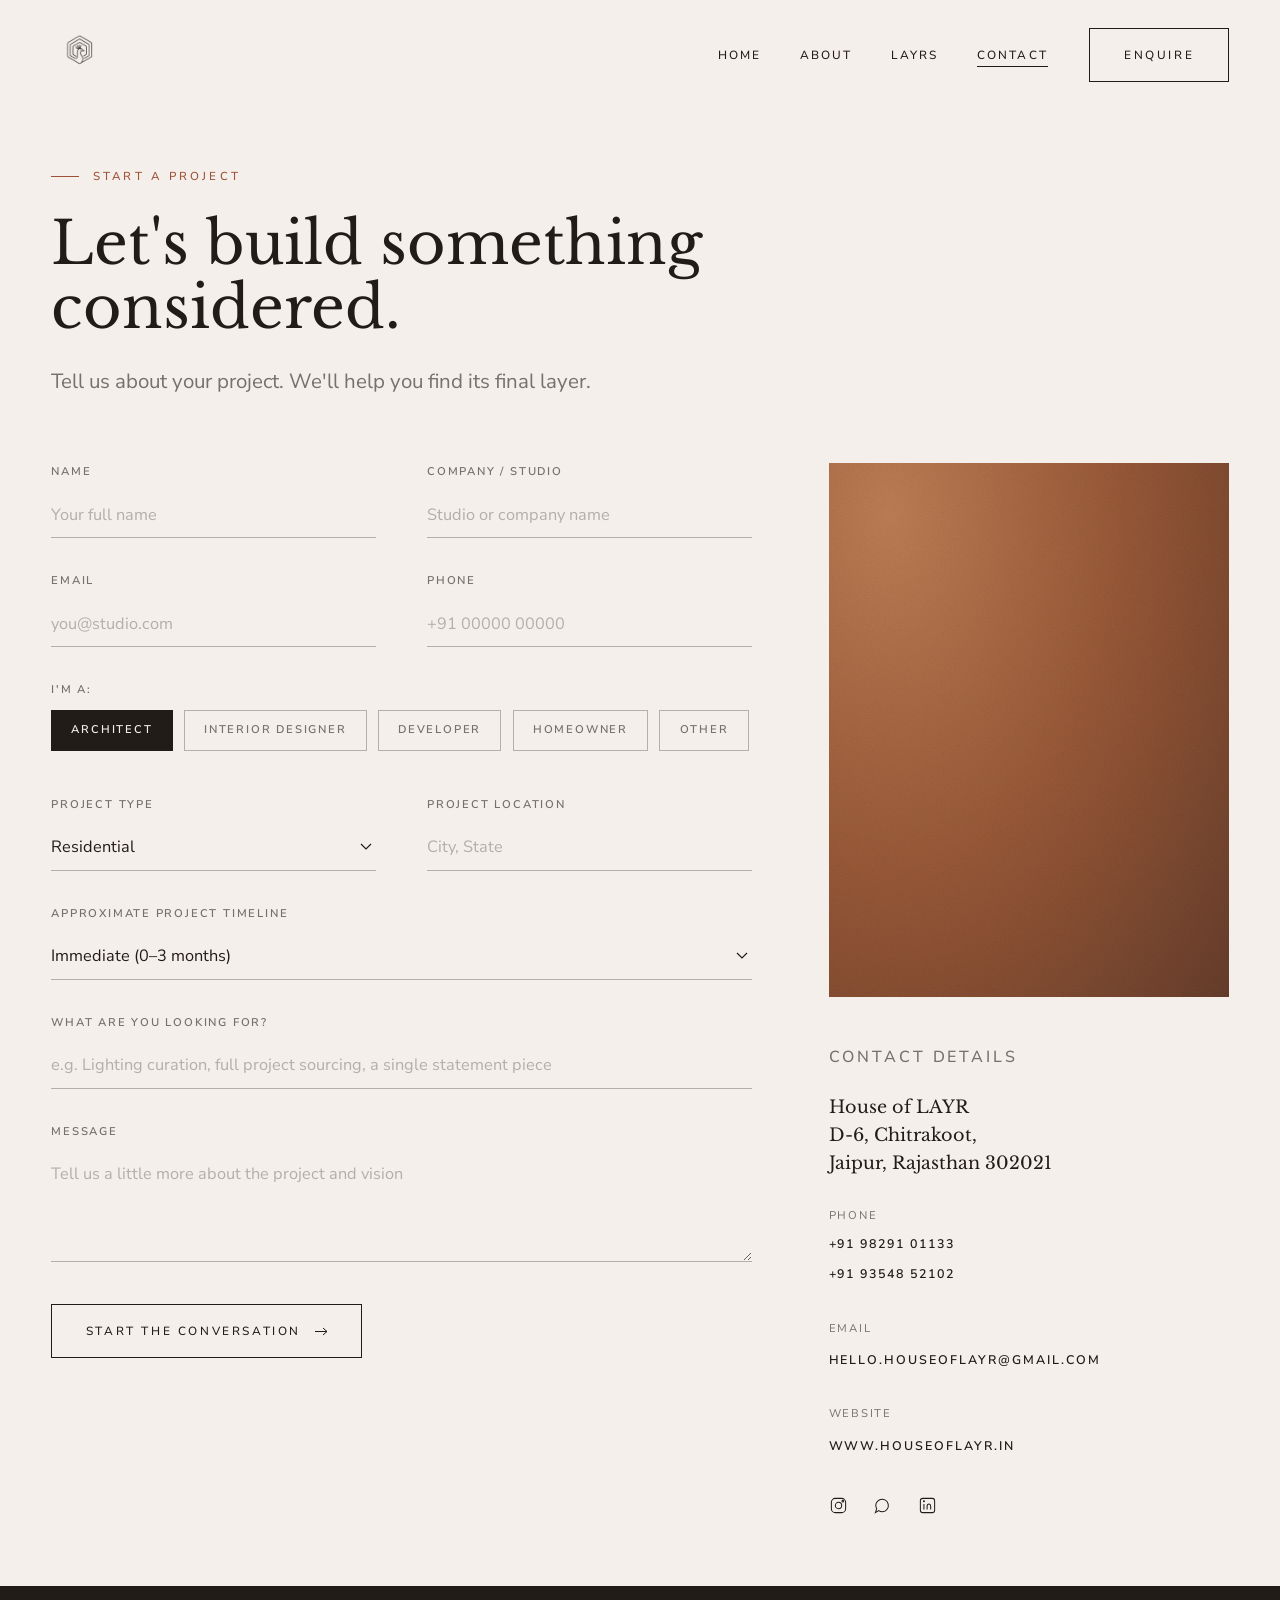
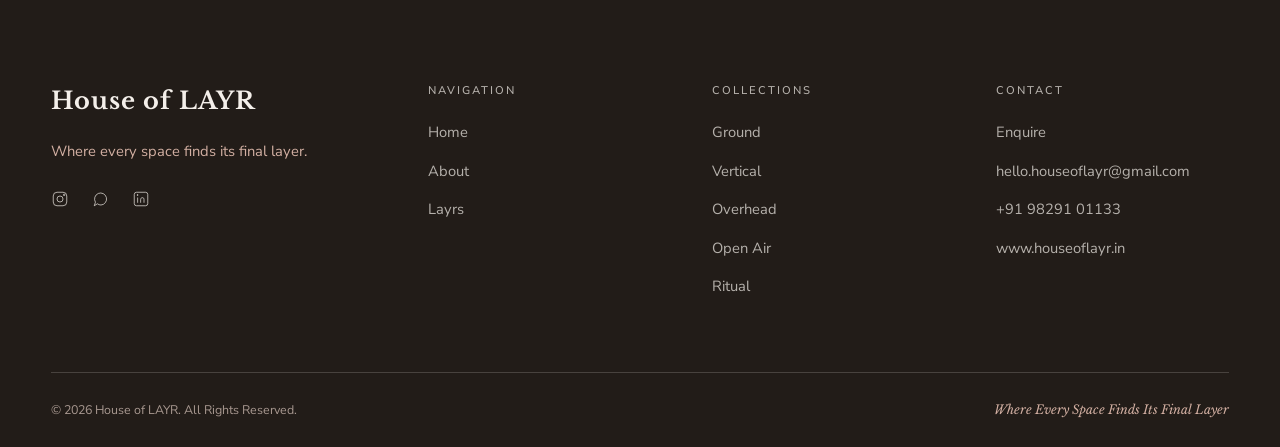
<file: contact.html>
<!doctype html>
<html lang="en">
<head>
<meta charset="UTF-8">
<meta name="viewport" content="width=device-width, initial-scale=1.0">
<title>Start a Project — House of LAYR</title>
<meta name="description" content="Tell us about your project and House of LAYR will help you find its final layer. Reach our design-curation team in Jaipur, India.">
<link rel="icon" href="data:image/svg+xml,%3Csvg xmlns='http://www.w3.org/2000/svg' viewBox='0 0 32 32'%3E%3Crect width='32' height='32' fill='%23221C18'/%3E%3Ctext x='16' y='22' font-family='Georgia,serif' font-size='18' fill='%23F4EFEA' text-anchor='middle'%3EL%3C/text%3E%3C/svg%3E">
<link rel="stylesheet" href="css/style.css">
</head>
<body>

<!-- ============================= HEADER ============================= -->
<header class="site-header">
  <div class="wrap">
    <a href="index.html" aria-label="House of LAYR — Home"><img src="img/brand-logo.png" alt="House of LAYR" class="brand-logo"></a>
    <nav class="nav-main">
      <ul class="nav-links">
        <li><a href="index.html">Home</a></li>
        <li><a href="about.html">About</a></li>
        <li><a href="collections.html">Layrs</a></li>
        <li><a href="contact.html" class="is-active">Contact</a></li>
      </ul>
      <div class="nav-cta">
        <a href="contact.html" class="btn btn--dark"><span>Enquire</span></a>
        <button class="hamburger" aria-label="Open menu" aria-expanded="false">
          <span></span><span></span><span></span>
        </button>
      </div>
    </nav>
  </div>
</header>

<!-- ============================= MOBILE NAV ============================= -->
<div class="mobile-nav">
  <div class="wrap">
    <a href="index.html" class="brand">House of LAYR</a>
    <button class="hamburger mobile-nav__close" aria-label="Close menu"><span style="transform:rotate(45deg) translate(2px,2px)"></span><span style="transform:rotate(-45deg) translate(2px,-2px)"></span></button>
  </div>
  <nav class="mobile-nav__links">
    <a href="index.html">Home</a>
    <a href="about.html">About</a>
    <a href="collections.html">Layrs</a>
    <a href="contact.html">Contact</a>
  </nav>
  <div class="mobile-nav__foot">
    <a href="contact.html" class="btn btn--light"><span>Enquire</span></a>
    <p class="mobile-nav__meta">hello.houseoflayr@gmail.com<br>+91 98291 01133</p>
  </div>
</div>

<main>

  <!-- ============================= HERO ============================= -->
  <section class="wrap" style="padding-top:10rem;padding-bottom:4rem;">
    <p class="eyebrow reveal">Start a Project</p>
    <h1 class="reveal" style="margin-top:1.6rem;max-width:18ch;">Let's build something considered.</h1>
    <p class="lede reveal" style="margin-top:1.6rem;max-width:50ch;">Tell us about your project. We'll help you find its final layer.</p>
  </section>

  <!-- ============================= FORM + DETAILS ============================= -->
  <section class="wrap section--tight" style="padding-top:0;">
    <div class="contact-grid">
      <div class="reveal">
        <form class="enquiry-form">
          <div class="grid grid-2">
            <div class="field">
              <label for="name">Name</label>
              <input type="text" id="name" name="name" placeholder="Your full name" required>
            </div>
            <div class="field">
              <label for="company">Company / Studio</label>
              <input type="text" id="company" name="company" placeholder="Studio or company name">
            </div>
          </div>
          <div class="grid grid-2">
            <div class="field">
              <label for="email">Email</label>
              <input type="email" id="email" name="email" placeholder="you@studio.com" required>
            </div>
            <div class="field">
              <label for="phone">Phone</label>
              <input type="tel" id="phone" name="phone" placeholder="+91 00000 00000">
            </div>
          </div>

          <div class="field">
            <label>I'm a:</label>
            <div class="radio-group">
              <label class="radio-chip"><input type="radio" name="role" value="Architect" checked>Architect</label>
              <label class="radio-chip"><input type="radio" name="role" value="Interior Designer">Interior Designer</label>
              <label class="radio-chip"><input type="radio" name="role" value="Developer">Developer</label>
              <label class="radio-chip"><input type="radio" name="role" value="Homeowner">Homeowner</label>
              <label class="radio-chip"><input type="radio" name="role" value="Other">Other</label>
            </div>
          </div>

          <div class="grid grid-2">
            <div class="field">
              <label for="project-type">Project Type</label>
              <select id="project-type" name="project-type">
                <option>Residential</option>
                <option>Hospitality</option>
                <option>Commercial</option>
                <option>Mixed-Use Development</option>
                <option>Other</option>
              </select>
            </div>
            <div class="field">
              <label for="location">Project Location</label>
              <input type="text" id="location" name="location" placeholder="City, State">
            </div>
          </div>

          <div class="field">
            <label for="timeline">Approximate Project Timeline</label>
            <select id="timeline" name="timeline">
              <option>Immediate (0–3 months)</option>
              <option>Short-term (3–6 months)</option>
              <option>Mid-term (6–12 months)</option>
              <option>Long-term (12+ months)</option>
              <option>Still Exploring</option>
            </select>
          </div>

          <div class="field">
            <label for="looking-for">What are you looking for?</label>
            <input type="text" id="looking-for" name="looking-for" placeholder="e.g. Lighting curation, full project sourcing, a single statement piece">
          </div>

          <div class="field">
            <label for="message">Message</label>
            <textarea id="message" name="message" placeholder="Tell us a little more about the project and vision"></textarea>
          </div>

          <button type="submit" class="btn btn--dark"><span>Start the Conversation</span>
            <svg viewBox="0 0 13 9" fill="none"><path d="M0 4.5H12M12 4.5L8 1M12 4.5L8 8" stroke="currentColor"/></svg>
          </button>
          <p class="form-status"></p>
        </form>
      </div>

      <div class="reveal">
        <div class="media tone-ground ratio-3-4" style="margin-bottom:3rem;"><div class="media__surface"></div><div class="media__grain"></div><div class="media__frame"></div></div>

        <h4 style="letter-spacing:.18em;color:var(--charcoal-60);margin-bottom:1.4rem;">Contact Details</h4>
        <p style="font-family:var(--font-serif);font-size:1.1rem;color:var(--charcoal);line-height:1.6;">House of LAYR<br>D-6, Chitrakoot,<br>Jaipur, Rajasthan 302021</p>

        <div style="margin-top:1.8rem;">
          <p style="font-size:.7rem;letter-spacing:.16em;text-transform:uppercase;color:var(--charcoal-60);margin-bottom:.5rem;">Phone</p>
          <a href="tel:+919829101133" class="text-link" style="display:block;margin-bottom:.3rem;">+91 98291 01133</a>
          <a href="tel:+919354852102" class="text-link" style="display:block;">+91 93548 52102</a>
        </div>

        <div style="margin-top:1.8rem;">
          <p style="font-size:.7rem;letter-spacing:.16em;text-transform:uppercase;color:var(--charcoal-60);margin-bottom:.5rem;">Email</p>
          <a href="mailto:hello.houseoflayr@gmail.com" class="text-link">hello.houseoflayr@gmail.com</a>
        </div>

        <div style="margin-top:1.8rem;">
          <p style="font-size:.7rem;letter-spacing:.16em;text-transform:uppercase;color:var(--charcoal-60);margin-bottom:.5rem;">Website</p>
          <a href="https://www.houseoflayr.in" target="_blank" rel="noopener" class="text-link">www.houseoflayr.in</a>
        </div>

        <div style="margin-top:2.2rem;display:flex;gap:1.6rem;">
          <a href="https://www.instagram.com/houseoflayr?stkn=MWo1cnVob3Nsc2p3OQ==" target="_blank" rel="noopener" aria-label="Instagram" class="icon-link"><svg width="19" height="19" viewBox="0 0 24 24" fill="none" stroke="currentColor" stroke-width="1.3"><rect x="3" y="3" width="18" height="18" rx="5"/><circle cx="12" cy="12" r="4"/><circle cx="17.5" cy="6.5" r="1"/></svg></a>
          <a href="https://wa.me/919829101133" target="_blank" rel="noopener" aria-label="WhatsApp" class="icon-link"><svg width="19" height="19" viewBox="0 0 24 24" fill="none" stroke="currentColor" stroke-width="1.3"><path d="M3 21l1.6-4.8A8 8 0 1112 20a8 8 0 01-4.8-1.6L3 21z"/></svg></a>
          <a href="https://www.linkedin.com/in/house-of-layr-465057419?utm_source=share_via&amp;utm_content=profile&amp;utm_medium=member_android" target="_blank" rel="noopener" aria-label="LinkedIn" class="icon-link"><svg width="19" height="19" viewBox="0 0 24 24" fill="none" stroke="currentColor" stroke-width="1.3"><rect x="3" y="3" width="18" height="18" rx="3"/><line x1="7.5" y1="10" x2="7.5" y2="17"/><circle cx="7.5" cy="6.7" r="0.6" fill="currentColor"/><path d="M11.5 17v-4.2c0-1.6 1-2.6 2.4-2.6 1.4 0 2.1 1 2.1 2.6V17"/></svg></a>
        </div>
      </div>
    </div>
  </section>

</main>

<!-- ============================= FOOTER ============================= -->
<footer class="site-footer">
  <div class="wrap">
    <div class="footer-top">
      <div class="footer-brand">
        <a href="index.html" class="brand">House of LAYR</a>
        <p>Where every space finds its final layer.</p>
        <div class="footer-social" style="margin-top:1.6rem;">
          <a href="https://www.instagram.com/houseoflayr?stkn=MWo1cnVob3Nsc2p3OQ==" target="_blank" rel="noopener" aria-label="Instagram" class="icon-link"><svg width="18" height="18" viewBox="0 0 24 24" fill="none" stroke="currentColor" stroke-width="1.3"><rect x="3" y="3" width="18" height="18" rx="5"/><circle cx="12" cy="12" r="4"/><circle cx="17.5" cy="6.5" r="1"/></svg></a>
          <a href="https://wa.me/919829101133" target="_blank" rel="noopener" aria-label="WhatsApp" class="icon-link"><svg width="18" height="18" viewBox="0 0 24 24" fill="none" stroke="currentColor" stroke-width="1.3"><path d="M3 21l1.6-4.8A8 8 0 1112 20a8 8 0 01-4.8-1.6L3 21z"/></svg></a>
          <a href="https://www.linkedin.com/in/house-of-layr-465057419?utm_source=share_via&amp;utm_content=profile&amp;utm_medium=member_android" target="_blank" rel="noopener" aria-label="LinkedIn" class="icon-link"><svg width="18" height="18" viewBox="0 0 24 24" fill="none" stroke="currentColor" stroke-width="1.3"><rect x="3" y="3" width="18" height="18" rx="3"/><line x1="7.5" y1="10" x2="7.5" y2="17"/><circle cx="7.5" cy="6.7" r="0.6" fill="currentColor"/><path d="M11.5 17v-4.2c0-1.6 1-2.6 2.4-2.6 1.4 0 2.1 1 2.1 2.6V17"/></svg></a>
        </div>
      </div>
      <div class="footer-col">
        <h4>Navigation</h4>
        <ul>
          <li><a href="index.html">Home</a></li>
          <li><a href="about.html">About</a></li>
          <li><a href="collections.html">Layrs</a></li>
        </ul>
      </div>
      <div class="footer-col">
        <h4>Collections</h4>
        <ul>
          <li><a href="collections.html#ground">Ground</a></li>
          <li><a href="collections.html#vertical">Vertical</a></li>
          <li><a href="collections.html#overhead">Overhead</a></li>
          <li><a href="collections.html#openair">Open Air</a></li>
          <li><a href="collections.html#ritual">Ritual</a></li>
        </ul>
      </div>
      <div class="footer-col">
        <h4>Contact</h4>
        <ul>
          <li><a href="contact.html">Enquire</a></li>
          <li><a href="mailto:hello.houseoflayr@gmail.com">hello.houseoflayr@gmail.com</a></li>
          <li><a href="tel:+919829101133">+91 98291 01133</a></li>
          <li><a href="https://www.houseoflayr.in" target="_blank" rel="noopener">www.houseoflayr.in</a></li>
        </ul>
      </div>
    </div>
    <div class="footer-bottom">
      <span>© <span data-year></span> House of LAYR. All Rights Reserved.</span>
      <span class="tagline">Where Every Space Finds Its Final Layer</span>
    </div>
  </div>
</footer>

<script src="js/main.js"></script>
</body>
</html>
</file>
<file: css/style.css>
/* ==========================================================================
   HOUSE OF LAYR — Design System
   Where Every Space Finds Its Final Layer
   ========================================================================== */

@import url('https://fonts.googleapis.com/css2?family=Libre+Baskerville:ital,wght@0,400;0,700;1,400&family=Nunito+Sans:ital,wght@0,400;0,600;0,700;0,800;1,400&display=swap');

:root{
  /* ---- Brand primitives (House of LAYR palette) ---- */
  --alabaster:    #F4EFEA;  /* Primary Background */
  --parchment:    #E6DFD5;  /* Secondary Background */
  --espresso:     #221C18;  /* Primary Text / Dark Accent */
  --terracotta:   #9E4F36;  /* Primary Brand Accent */
  --chestnut:     #4A2E23;  /* Secondary Brand Accent */
  --olive-accent: #5B5F45;  /* Supporting Accent */

  /* ---- Palette (warm, restrained, editorial) ---- */
  /* Legacy/system tokens mapped onto the brand primitives above */
  --ivory:        var(--alabaster);
  --ivory-deep:   var(--parchment);
  --paper:        var(--parchment);
  --beige:        var(--parchment);
  --sand:         #D2AFA2;
  --stone:        #A89890;
  --olive:        var(--olive-accent);
  --clay:         var(--chestnut);
  --clay-deep:    var(--terracotta);
  --charcoal:     var(--espresso);
  --charcoal-soft:#2C2420;
  --charcoal-06:  rgba(34,28,24,0.06);
  --charcoal-12:  rgba(34,28,24,0.12);
  --charcoal-30:  rgba(34,28,24,0.30);
  --charcoal-60:  rgba(34,28,24,0.60);
  --ivory-70:     rgba(244,239,234,0.70);
  --ivory-40:     rgba(244,239,234,0.40);

  /* ---- Type ---- */
  --font-serif: 'Libre Baskerville', Georgia, 'Iowan Old Style', 'Times New Roman', serif;
  --font-sans: 'Nunito Sans', 'Helvetica Neue', Helvetica, Arial, sans-serif;

  /* ---- Motion ---- */
  --ease: cubic-bezier(.16,.8,.24,1);
  --ease-soft: cubic-bezier(.4,0,.2,1);
  --dur-s: .4s;
  --dur-m: .8s;
  --dur-l: 1.3s;

  /* ---- Layout ---- */
  --container: 1440px;
  --gutter: clamp(1.5rem, 4vw, 4rem);
  --section-pad: clamp(5.5rem, 10vw, 11rem);
  --hairline: 1px solid var(--charcoal-12);
  --hairline-light: 1px solid rgba(244,239,234,0.18);
}

/* ---------------------------------------------------------------------- */
/* Reset                                                                   */
/* ---------------------------------------------------------------------- */
*, *::before, *::after{ box-sizing: border-box; }
html{ scroll-behavior: smooth; }
@media (prefers-reduced-motion: reduce){
  html{ scroll-behavior: auto; }
  *, *::before, *::after{ animation-duration: .01ms !important; animation-iteration-count: 1 !important; transition-duration: .01ms !important; scroll-behavior: auto !important; }
}
body, h1, h2, h3, h4, p, figure, blockquote{ margin: 0; }
ul, ol{ margin: 0; padding: 0; list-style: none; }
img, svg{ display: block; max-width: 100%; }
a{ color: inherit; text-decoration: none; }
button{ font: inherit; color: inherit; background: none; border: none; cursor: pointer; }
input, textarea, select{ font: inherit; color: inherit; }
h1,h2,h3,h4{ font-weight: 400; }

body{
  font-family: var(--font-sans);
  background: var(--ivory);
  color: var(--charcoal);
  font-size: 16px;
  line-height: 1.6;
  -webkit-font-smoothing: antialiased;
  -moz-osx-font-smoothing: grayscale;
  overflow-x: hidden;
}

/* ---------------------------------------------------------------------- */
/* Typography                                                              */
/* ---------------------------------------------------------------------- */
h1, .h1{
  font-family: var(--font-serif);
  font-weight: 400;
  font-size: clamp(2.25rem, 4.6vw, 4.4rem);
  line-height: 1.08;
  letter-spacing: 0;
}
h2, .h2{
  font-family: var(--font-serif);
  font-weight: 400;
  font-size: clamp(2.1rem, 4.4vw, 3.6rem);
  line-height: 1.1;
  letter-spacing: 0;
}
h3, .h3{
  font-family: var(--font-serif);
  font-weight: 400;
  font-size: clamp(1.5rem, 2.6vw, 2.1rem);
  line-height: 1.2;
}
h4, .h4{
  font-family: var(--font-sans);
  font-weight: 500;
  font-size: 1rem;
  letter-spacing: 0.06em;
  text-transform: uppercase;
}
p{ font-size: 1rem; line-height: 1.8; color: var(--charcoal-60); }
.lede{ font-size: clamp(1.1rem, 1.6vw, 1.4rem); line-height: 1.65; color: var(--charcoal-60); font-weight: 400; }
.hero-tagline{ font-size: clamp(.8rem, 1.6vw, 1.05rem); white-space: nowrap; }
.serif-italic{ font-family: var(--font-serif); font-style: italic; font-weight: 400; }

.eyebrow{
  display: inline-flex;
  align-items: center;
  gap: 0.85rem;
  font-family: var(--font-sans);
  font-size: 0.72rem;
  font-weight: 500;
  letter-spacing: 0.28em;
  text-transform: uppercase;
  color: var(--clay-deep);
}
.eyebrow::before{
  content: '';
  width: 28px;
  height: 1px;
  background: currentColor;
  display: inline-block;
}
.eyebrow--light{ color: var(--sand); }

.index-num{
  font-family: var(--font-serif);
  font-style: italic;
  font-size: 1.05rem;
  color: var(--stone);
}

/* ---------------------------------------------------------------------- */
/* Layout utilities                                                        */
/* ---------------------------------------------------------------------- */
.wrap{ max-width: var(--container); margin: 0 auto; padding-left: var(--gutter); padding-right: var(--gutter); }
.section{ padding-top: var(--section-pad); padding-bottom: var(--section-pad); position: relative; }
.section--tight{ padding-top: calc(var(--section-pad) * .55); padding-bottom: calc(var(--section-pad) * .55); }
.section--dark{ background: var(--charcoal); color: var(--ivory-70); }
.section--dark h1, .section--dark h2, .section--dark h3{ color: var(--ivory); }
.section--beige{ background: var(--ivory-deep); }
.hairline{ border-top: var(--hairline); }
.hairline-light{ border-top: var(--hairline-light); }

.grid{ display: grid; gap: var(--gutter); }
.grid-2{ grid-template-columns: repeat(2, 1fr); }
.grid-3{ grid-template-columns: repeat(3, 1fr); }
.grid-4{ grid-template-columns: repeat(4, 1fr); }
.grid-12{ grid-template-columns: repeat(12, 1fr); }

.intro-grid{ display: grid; grid-template-columns: 5fr 7fr; gap: var(--gutter); }
.contact-grid{ display: grid; grid-template-columns: 7fr 4fr; gap: clamp(2rem, 6vw, 5rem); }

@media (max-width: 900px){
  .grid-2, .grid-3, .grid-4, .intro-grid{ grid-template-columns: 1fr; }
}
@media (max-width: 1080px){
  .contact-grid{ grid-template-columns: 1fr; }
}
@media (min-width: 901px) and (max-width: 1150px){
  .grid-4{ grid-template-columns: repeat(2, 1fr); row-gap: 3rem; }
}

.center{ text-align: center; }
.max-56{ max-width: 56ch; }
.max-42{ max-width: 42ch; }
.mx-auto{ margin-left: auto; margin-right: auto; }

/* ---------------------------------------------------------------------- */
/* Buttons & Links                                                         */
/* ---------------------------------------------------------------------- */
.btn{
  position: relative;
  display: inline-flex;
  align-items: center;
  gap: 0.85rem;
  padding: 1.05rem 2.1rem;
  font-family: var(--font-sans);
  font-size: 0.74rem;
  font-weight: 500;
  letter-spacing: 0.22em;
  text-transform: uppercase;
  border: 1px solid currentColor;
  overflow: hidden;
  white-space: nowrap;
  transition: color var(--dur-s) var(--ease-soft);
}
.btn::before{
  content: '';
  position: absolute;
  inset: 0;
  background: currentColor;
  transform: translateY(101%);
  transition: transform var(--dur-m) var(--ease);
  z-index: -1;
}
.btn span{ position: relative; z-index: 1; }
.btn svg{ position: relative; z-index: 1; width: 13px; height: 9px; transition: transform var(--dur-s) var(--ease-soft); }
.btn:hover::before{ transform: translateY(0); }
.btn:hover svg{ transform: translateX(4px); }

.btn--dark{ color: var(--charcoal); }
.btn--dark::before{ background: var(--charcoal); }
.btn--dark:hover{ color: var(--ivory); }

.btn--light{ color: var(--ivory); }
.btn--light::before{ background: var(--ivory); }
.btn--light:hover{ color: var(--charcoal); }

.btn--clay{ color: var(--clay-deep); border-color: var(--clay-deep); }
.btn--clay::before{ background: var(--clay-deep); }
.btn--clay:hover{ color: var(--ivory); }

.text-link{
  position: relative;
  display: inline-block;
  font-size: 0.78rem;
  font-weight: 600;
  letter-spacing: 0.16em;
  text-transform: uppercase;
  padding-bottom: 0.35rem;
  background-image: linear-gradient(currentColor, currentColor);
  background-position: 0 100%;
  background-repeat: no-repeat;
  background-size: 0% 1px;
  transition: background-size var(--dur-m) var(--ease);
}
.text-link:hover{ background-size: 100% 1px; }

.icon-link{ display: inline-flex; align-items: center; gap: .6rem; }
.icon-link svg{ transition: transform var(--dur-s) var(--ease-soft); }
.icon-link:hover svg{ transform: translate(3px,-3px); }

/* ---------------------------------------------------------------------- */
/* Navigation                                                               */
/* ---------------------------------------------------------------------- */
.site-header{
  position: fixed;
  top: 0; left: 0; right: 0;
  z-index: 200;
  padding: 1.7rem 0;
  color: var(--charcoal);
  transition: background var(--dur-m) var(--ease-soft), padding var(--dur-m) var(--ease-soft), border-color var(--dur-m) var(--ease-soft), color var(--dur-m) var(--ease-soft);
  border-bottom: 1px solid transparent;
}
.site-header.is-scrolled{
  background: var(--paper);
  padding: 1.1rem 0;
  border-color: var(--charcoal-12);
  color: var(--charcoal);
}
.site-header.theme-on-dark:not(.is-scrolled){ color: var(--ivory); }
.site-header .wrap{ display: flex; align-items: center; justify-content: space-between; }

.brand-logo{ display: block; height: 56px; width: auto; transition: filter var(--dur-m) var(--ease-soft); }
.site-header.theme-on-dark:not(.is-scrolled) .brand-logo{ filter: brightness(0) invert(1); }

.brand{
  font-family: var(--font-serif);
  font-weight: 700;
  font-size: 1.5rem;
  letter-spacing: 0.04em;
  color: inherit;
  display: flex;
  align-items: baseline;
  gap: .5rem;
}

.site-header.theme-on-dark:not(.is-scrolled) .btn--dark{ color: var(--ivory); }
.site-header.theme-on-dark:not(.is-scrolled) .btn--dark::before{ background: var(--ivory); }
.site-header.theme-on-dark:not(.is-scrolled) .btn--dark:hover{ color: var(--charcoal); }

.nav-main{ display: flex; align-items: center; gap: 2.6rem; }
.nav-links{ display: flex; align-items: center; gap: 2.4rem; }
.nav-links a{
  position: relative;
  font-size: 0.74rem;
  font-weight: 500;
  letter-spacing: 0.18em;
  text-transform: uppercase;
  padding-bottom: 4px;
  background-image: linear-gradient(currentColor, currentColor);
  background-position: 0 100%;
  background-repeat: no-repeat;
  background-size: 0% 1px;
  transition: background-size var(--dur-m) var(--ease);
}
.nav-links a:hover, .nav-links a.is-active{ background-size: 100% 1px; }

.nav-cta{ display: flex; align-items: center; gap: 1.6rem; }
.hamburger{ display: none; flex-direction: column; gap: 6px; padding: 6px; }
.hamburger span{ width: 24px; height: 1px; background: currentColor; transition: transform var(--dur-s) var(--ease), opacity var(--dur-s) var(--ease); }

/* Mobile nav overlay */
.mobile-nav{
  position: fixed; inset: 0; z-index: 300;
  background: var(--charcoal);
  color: var(--ivory);
  display: flex; flex-direction: column; justify-content: space-between;
  padding: 1.7rem 0 2.5rem;
  transform: translateY(-100%);
  visibility: hidden;
  opacity: 0;
  pointer-events: none;
  transition: transform .65s var(--ease), visibility 0s linear .65s, opacity .3s linear .35s;
}
.mobile-nav.is-open{
  transform: translateY(0);
  visibility: visible;
  opacity: 1;
  pointer-events: auto;
  transition: transform .65s var(--ease), visibility 0s linear 0s, opacity .3s linear 0s;
}
.mobile-nav .wrap{ display:flex; align-items:center; justify-content:space-between; width: 100%; }
.mobile-nav__links{ display: flex; flex-direction: column; gap: 1.1rem; padding: 0 var(--gutter); margin-top: 2rem; }
.mobile-nav__links a{ font-family: var(--font-serif); font-size: clamp(2.2rem, 9vw, 3rem); color: var(--ivory); opacity: 0; transform: translateY(16px); transition: opacity .6s var(--ease), transform .6s var(--ease); }
.mobile-nav.is-open .mobile-nav__links a{ opacity: 1; transform: translateY(0); }
.mobile-nav__links a:nth-child(1){ transition-delay: .08s; }
.mobile-nav__links a:nth-child(2){ transition-delay: .14s; }
.mobile-nav__links a:nth-child(3){ transition-delay: .2s; }
.mobile-nav__links a:nth-child(4){ transition-delay: .26s; }
.mobile-nav__links a:nth-child(5){ transition-delay: .32s; }
.mobile-nav__foot{ padding: 0 var(--gutter); display: flex; flex-direction: column; gap: 1.3rem; }
.mobile-nav__foot .btn{ align-self: flex-start; }
.mobile-nav__meta{ font-size: .78rem; color: var(--ivory-70); letter-spacing: .04em; }
body.nav-open{ overflow: hidden; }

@media (max-width: 900px){
  .nav-links, .nav-cta .btn{ display: none; }
  .hamburger{ display: flex; }
  .nav-cta{ gap: 0; }
}

/* ---------------------------------------------------------------------- */
/* Media / Image Placeholder System                                        */
/* ---------------------------------------------------------------------- */
.media{
  position: relative;
  overflow: hidden;
  background: var(--stone);
  isolation: isolate;
}
.media__surface{
  position: absolute;
  inset: -8%;
  transition: transform 1.8s var(--ease);
  background-repeat: no-repeat;
}
.media__grain{
  position: absolute; inset: 0;
  opacity: .5;
  mix-blend-mode: overlay;
  background-image: url("data:image/svg+xml,%3Csvg xmlns='http://www.w3.org/2000/svg' width='120' height='120'%3E%3Cfilter id='n'%3E%3CfeTurbulence type='fractalNoise' baseFrequency='0.85' numOctaves='2' stitchTiles='stitch'/%3E%3C/filter%3E%3Crect width='100%25' height='100%25' filter='url(%23n)' opacity='0.35'/%3E%3C/svg%3E");
}
/* .media__frame retained in markup for backward compatibility but drawn as nothing — corner brackets read as decorative clutter against the restrained editorial direction */
.media__frame{ display: none; }
.media__tag{
  position: absolute; left: 18px; bottom: 18px;
  font-size: .66rem;
  font-weight: 500;
  letter-spacing: .16em;
  text-transform: uppercase;
  color: rgba(244,239,234,.88);
  max-width: 70%;
}
.media:hover .media__surface{ transform: scale(1.035); }

/* tonal gradients standing in for photography */
.tone-ground   .media__surface{ background: radial-gradient(120% 140% at 20% 15%, #b5754f 0%, #8f5233 42%, #4a2e23 100%); }
.tone-vertical .media__surface{ background: radial-gradient(120% 140% at 80% 10%, #4a423c 0%, #2c2620 48%, #17120e 100%); }
.tone-overhead .media__surface{ background: radial-gradient(130% 150% at 50% 0%, #c9835a 0%, #a35c3a 45%, #4a2e23 100%); }
.tone-openair  .media__surface{ background: radial-gradient(120% 140% at 25% 90%, #7c8060 0%, #5b5f45 46%, #363a28 100%); }
.tone-ritual   .media__surface{ background: radial-gradient(120% 140% at 75% 20%, #ece4d8 0%, #d9c9b8 46%, #b89e8800 100%), linear-gradient(160deg,#e6dfd5,#c9a084); }
.tone-clay     .media__surface{ background: radial-gradient(120% 140% at 30% 20%, #b5714c 0%, #9e4f36 45%, #4a2e23 100%); }
.tone-stone    .media__surface{ background: radial-gradient(120% 140% at 70% 80%, #b3a49a 0%, #a89890 45%, #6f6058 100%); }
.tone-charcoal .media__surface{ background: radial-gradient(120% 140% at 50% 20%, #3a2f28 0%, #251e19 55%, #100d0a 100%); }
.tone-hero     .media__surface{ background: radial-gradient(140% 120% at 50% 30%, #3a332d 0%, #221c18 55%, #100d0a 100%); }

.ratio-1-1{ aspect-ratio: 1/1; }
.ratio-4-5{ aspect-ratio: 4/5; }
.ratio-3-4{ aspect-ratio: 3/4; }
.ratio-16-10{ aspect-ratio: 16/10; }
.ratio-16-9{ aspect-ratio: 16/9; }
.ratio-21-9{ aspect-ratio: 21/9; }

/* ---------------------------------------------------------------------- */
/* Reveal animation                                                         */
/* ---------------------------------------------------------------------- */
.reveal{
  opacity: 0;
  transform: translateY(28px);
  transition: opacity 1s var(--ease), transform 1s var(--ease);
}
.reveal.is-visible{ opacity: 1; transform: translateY(0); }
.reveal-line{ overflow: hidden; }
.reveal-line span{ display: inline-block; transform: translateY(110%); transition: transform 1s var(--ease); }
.reveal-line.is-visible span{ transform: translateY(0); }

[data-stagger] .reveal:nth-child(1){ transition-delay: .05s; }
[data-stagger] .reveal:nth-child(2){ transition-delay: .15s; }
[data-stagger] .reveal:nth-child(3){ transition-delay: .25s; }
[data-stagger] .reveal:nth-child(4){ transition-delay: .35s; }
[data-stagger] .reveal:nth-child(5){ transition-delay: .45s; }

/* ---------------------------------------------------------------------- */
/* LAYR panels (Home + Collections)                                        */
/* ---------------------------------------------------------------------- */
.layr-panel{ display: grid; grid-template-columns: 1fr 1fr; border-top: var(--hairline); }
.layr-panel:last-of-type{ border-bottom: var(--hairline); }
.layr-panel__content{ display: flex; flex-direction: column; justify-content: center; padding: 4.5rem var(--gutter); }
.layr-panel--reverse .layr-panel__content{ order: 2; }
.layr-panel--reverse .layr-panel__media{ order: 1; }
@media (max-width: 900px){
  .layr-panel{ grid-template-columns: 1fr; }
  .layr-panel__content{ order: 2; padding: 2.6rem var(--gutter) 3rem; }
  .layr-panel__media{ order: 1; }
}

/* Smaller-photo variant: photo takes a minority (fixed-cap) column, text takes the rest */
.layr-row{ display: grid; grid-template-columns: minmax(0,340px) 1fr; gap: var(--gutter); align-items: center; padding: 3.5rem 0; border-top: var(--hairline); }
.layr-row__media{ order: 1; }
.layr-row__content{ order: 2; }
.layr-row--reverse{ grid-template-columns: 1fr minmax(0,340px); }
.layr-row--reverse .layr-row__media{ order: 2; }
.layr-row--reverse .layr-row__content{ order: 1; }
@media (max-width: 900px){
  .layr-row, .layr-row--reverse{ grid-template-columns: 1fr; padding: 2.6rem 0; }
  .layr-row__media{ order: 1 !important; }
  .layr-row__content{ order: 2 !important; }
}

/* ---------------------------------------------------------------------- */
/* Collection blocks (Collections page)                                    */
/* ---------------------------------------------------------------------- */
.collection-block{
  display: flex;
  min-height: 94vh;
  border-top: var(--hairline);
}
.collection-block:last-of-type{ border-bottom: var(--hairline); }
.collection-block--reverse{ flex-direction: row-reverse; }
.collection-block__media{ flex: 0 0 60%; position: relative; }
.collection-block__content{
  flex: 1;
  display: flex;
  flex-direction: column;
  justify-content: center;
  padding: 4rem clamp(2rem, 5vw, 5rem);
  background: var(--paper);
}
.collection-block__content .index-num{ font-size: 1.3rem; }
.collection-block__items{ margin-top: 2rem; display: flex; flex-direction: column; gap: .55rem; }
.collection-block__items span{ font-size: .88rem; color: var(--charcoal-60); }
@media (max-width: 1080px){
  .collection-block, .collection-block--reverse{ flex-direction: column; min-height: 0; }
  .collection-block__media{ flex-basis: auto; aspect-ratio: 4/3; }
  .collection-block__content{ padding: 3rem var(--gutter); }
}

/* ---------------------------------------------------------------------- */
/* Process steps (Approach page)                                           */
/* ---------------------------------------------------------------------- */
.process-step{
  display: grid;
  grid-template-columns: 140px 1fr 1fr;
  gap: var(--gutter);
  padding: 3.4rem 0;
  border-top: var(--hairline);
  align-items: center;
}
.process-step:last-of-type{ border-bottom: var(--hairline); }
.process-step__num{ font-family: var(--font-serif); font-style: italic; font-size: 2.4rem; color: var(--sand); }
.process-step__media{ aspect-ratio: 5/4; }
@media (max-width: 900px){
  .process-step{ grid-template-columns: 1fr; gap: 1.4rem; padding: 2.6rem 0; }
  .process-step__media{ order: -1; aspect-ratio: 16/9; }
}

/* ---------------------------------------------------------------------- */
/* Footer                                                                   */
/* ---------------------------------------------------------------------- */
.site-footer{ background: var(--charcoal); color: var(--ivory-70); padding-top: 6rem; }
.footer-top{ display: grid; grid-template-columns: 1.4fr 1fr 1fr 1fr; gap: var(--gutter); padding-bottom: 4.5rem; }
.footer-top--3col{ grid-template-columns: 1.4fr 1fr 1fr; }
.footer-brand .brand{ color: var(--ivory); font-size: 1.5rem; margin-bottom: 1.1rem; }
.footer-brand p{ color: var(--sand); max-width: 30ch; font-size: .92rem; }
.footer-col h4{ color: var(--ivory-70); font-size: .7rem; letter-spacing: .18em; margin-bottom: 1.3rem; }
.footer-col ul{ display: flex; flex-direction: column; gap: .8rem; }
.footer-col a{ font-size: .92rem; color: var(--ivory-70); transition: color var(--dur-s); }
.footer-col a:hover{ color: var(--ivory); }
.footer-social{ display: flex; gap: 1.4rem; margin-top: .5rem; }
.footer-bottom{
  border-top: var(--hairline-light);
  padding: 1.7rem 0;
  display: flex; align-items: center; justify-content: space-between;
  font-size: .78rem; color: var(--stone);
}
.footer-bottom .tagline{ font-family: var(--font-serif); font-style: italic; color: var(--sand); }

/* ---------------------------------------------------------------------- */
/* Forms (Contact page)                                                     */
/* ---------------------------------------------------------------------- */
.field{ position: relative; margin-bottom: 2.1rem; }
.field label{
  display: block;
  font-size: .7rem;
  font-weight: 600;
  letter-spacing: .16em;
  text-transform: uppercase;
  color: var(--charcoal-60);
  margin-bottom: .7rem;
}
.field input, .field select, .field textarea{
  width: 100%;
  background: transparent;
  border: none;
  border-bottom: 1px solid var(--charcoal-30);
  padding: .6rem 0;
  font-size: 1.02rem;
  font-family: var(--font-sans);
  color: var(--charcoal);
  transition: border-color var(--dur-s);
}
.field select{ appearance: none; -webkit-appearance:none; background-image: url("data:image/svg+xml,%3Csvg xmlns='http://www.w3.org/2000/svg' width='12' height='8'%3E%3Cpath d='M1 1l5 5 5-5' stroke='%23221C18' stroke-width='1.2' fill='none'/%3E%3C/svg%3E"); background-repeat: no-repeat; background-position: right 4px center; }
.field textarea{ resize: vertical; min-height: 110px; }
.field input:focus, .field select:focus, .field textarea:focus{ outline: none; border-color: var(--charcoal); }
.field input::placeholder, .field textarea::placeholder{ color: var(--charcoal-30); }
.radio-group{ display: flex; flex-wrap: wrap; gap: .7rem; }
.radio-chip{
  border: 1px solid var(--charcoal-30);
  padding: .65rem 1.2rem;
  font-size: .76rem;
  letter-spacing: .1em;
  text-transform: uppercase;
  cursor: pointer;
  transition: all var(--dur-s);
}
.radio-chip input{ display: none; }
.radio-chip:has(input:checked){ background: var(--charcoal); color: var(--ivory); border-color: var(--charcoal); }

.form-status{ margin-top: 1.5rem; font-size: .9rem; color: var(--clay-deep); display: none; }
.form-status.is-visible{ display: block; }

/* ---------------------------------------------------------------------- */
/* Misc components                                                         */
/* ---------------------------------------------------------------------- */
.divider{ height: 1px; background: var(--charcoal-12); border: none; margin: 0; }
.tag-list{ display: flex; flex-wrap: wrap; gap: .6rem; }
.tag{ font-size: .68rem; letter-spacing: .12em; text-transform: uppercase; padding: .5rem 1rem; border: 1px solid var(--charcoal-12); color: var(--charcoal-60); }

.scroll-cue{
  position: absolute; bottom: 2.6rem; left: var(--gutter);
  display: flex; align-items: center; gap: .8rem;
  font-size: .68rem; letter-spacing: .18em; text-transform: uppercase;
  color: var(--ivory-70);
}
.scroll-cue__line{ width: 1px; height: 42px; background: rgba(244,239,234,.5); position: relative; overflow: hidden; }
.scroll-cue__line::after{ content:''; position:absolute; top:-100%; left:0; width:100%; height:100%; background: var(--ivory); animation: scrollcue 2.2s var(--ease-soft) infinite; }
@keyframes scrollcue{ to{ top: 100%; } }

@media (max-width: 1080px){
  .footer-top{ grid-template-columns: 1fr 1fr; row-gap: 3rem; }
  .footer-top--3col{ grid-template-columns: 1fr 1fr; }
  .footer-brand{ grid-column: 1 / -1; }
}
@media (max-width: 640px){
  .footer-top{ grid-template-columns: 1fr; }
  .footer-top--3col{ grid-template-columns: 1fr; }
  .footer-bottom{ flex-direction: column; gap: .6rem; align-items: flex-start; }
}

/* ---------------------------------------------------------------------- */
/* Preloader                                                                */
/* ---------------------------------------------------------------------- */
.preloader{
  position: fixed; inset: 0; z-index: 500;
  display: flex; align-items: center; justify-content: center;
  background: var(--charcoal);
  transition: opacity .8s var(--ease-soft), visibility 0s linear .8s;
}
.preloader__brand{
  font-family: var(--font-serif);
  font-weight: 700;
  font-size: clamp(1.6rem, 3.6vw, 2.4rem);
  letter-spacing: .05em;
  color: var(--ivory);
  opacity: 0;
  transform: translateY(10px);
  transition: opacity 1.1s var(--ease), transform 1.1s var(--ease);
}
.preloader.is-ready .preloader__brand{ opacity: 1; transform: translateY(0); }
.preloader.is-done{ opacity: 0; visibility: hidden; pointer-events: none; transition: opacity .8s var(--ease-soft), visibility 0s linear 0s; }
body.preloading{ overflow: hidden; }
@media (prefers-reduced-motion: reduce){
  .preloader{ transition: none; }
  .preloader__brand{ transition: none; opacity: 1; transform: none; }
}
</file>
